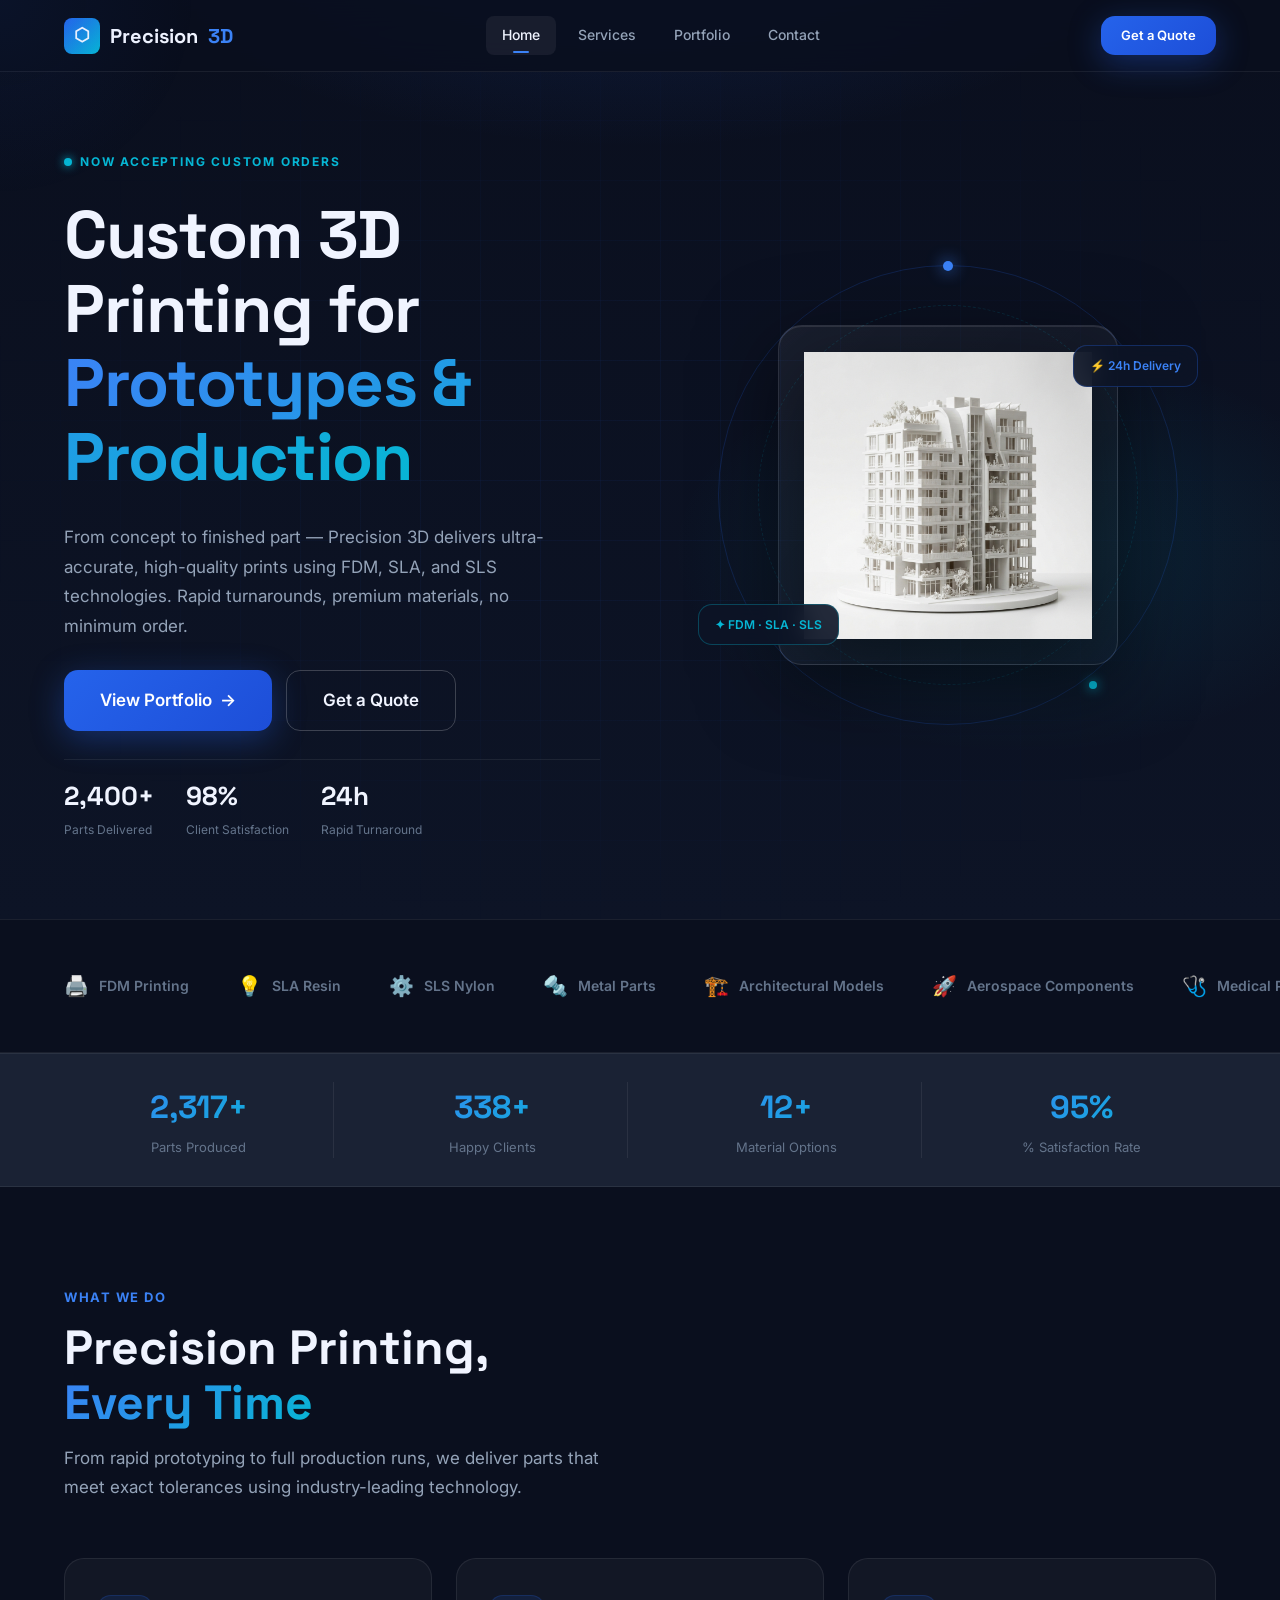
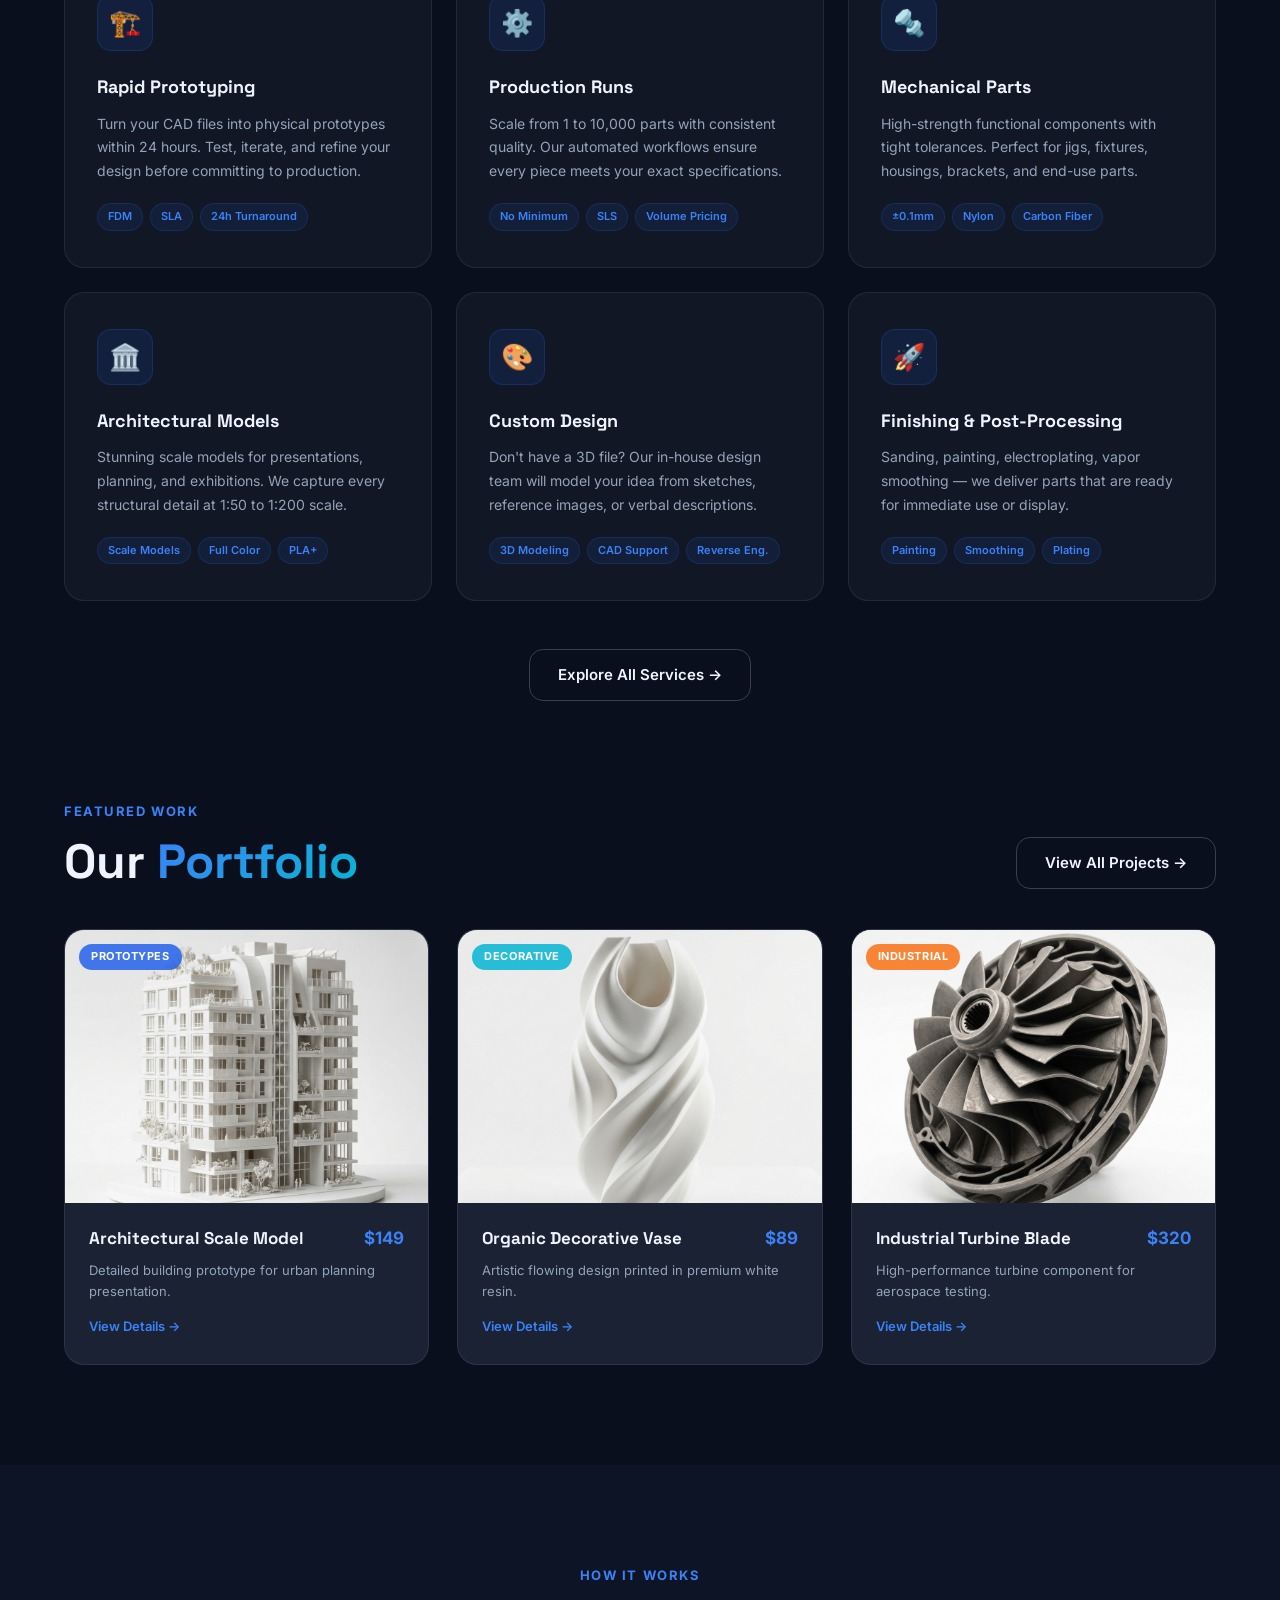
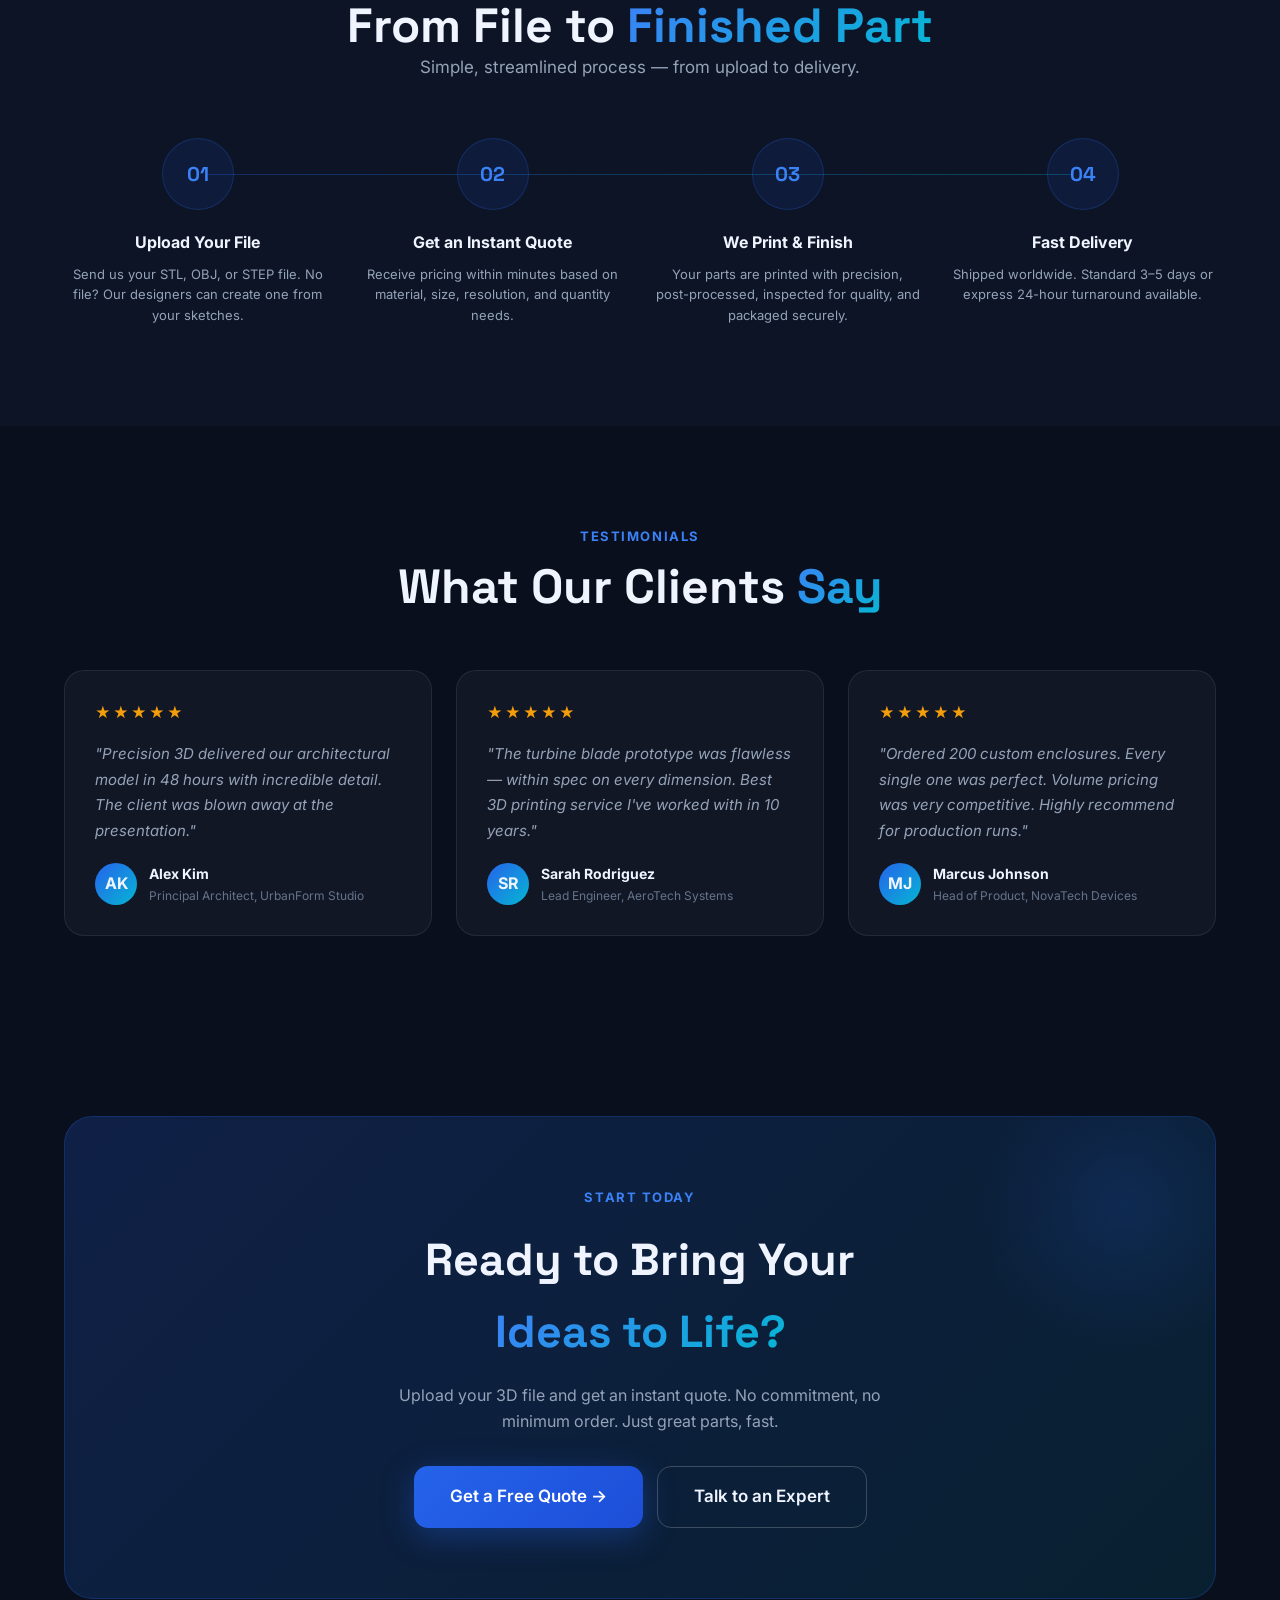
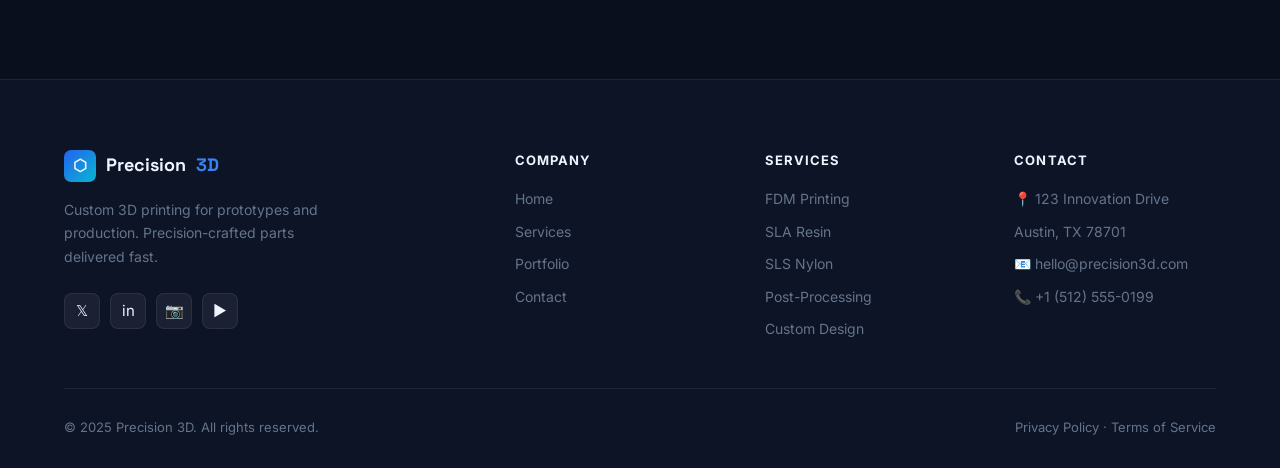
<file: work3/index.html>
<!DOCTYPE html>
<html lang="en">
<head>
  <meta charset="UTF-8" />
  <meta name="viewport" content="width=device-width, initial-scale=1.0" />
  <title>Precision 3D — Custom 3D Printing for Prototypes & Production</title>
  <meta name="description" content="Precision 3D delivers high-quality custom 3D printing services for prototypes, production parts, mechanical components, and decorative models."/>
  <link rel="stylesheet" href="style.css" />
  <link rel="icon" href="data:image/svg+xml,<svg xmlns='http://www.w3.org/2000/svg' viewBox='0 0 100 100'><text y='.9em' font-size='90'>🖨️</text></svg>"/>
</head>
<body>

<!-- ── Navbar ─────────────────────────────────────────── -->
<nav class="navbar" id="navbar">
  <div class="nav-inner">
    <a href="index.html" class="nav-logo">
      <div class="nav-logo-icon">⬡</div>
      Precision<span> 3D</span>
    </a>
    <div class="nav-links">
      <a href="index.html"     class="nav-link active">Home</a>
      <a href="services.html"  class="nav-link">Services</a>
      <a href="portfolio.html" class="nav-link">Portfolio</a>
      <a href="contact.html"   class="nav-link">Contact</a>
    </div>
    <a href="quote.html" class="btn btn-primary btn-sm nav-cta">Get a Quote</a>
    <button class="nav-hamburger" id="hamburger" aria-label="Menu">
      <span></span><span></span><span></span>
    </button>
  </div>
</nav>
<div class="nav-mobile" id="navMobile">
  <a href="index.html"     class="nav-link active">Home</a>
  <a href="services.html"  class="nav-link">Services</a>
  <a href="portfolio.html" class="nav-link">Portfolio</a>
  <a href="contact.html"   class="nav-link">Contact</a>
  <a href="quote.html"     class="btn btn-primary" style="margin-top:12px;justify-content:center">Get a Quote</a>
</div>

<!-- ── Hero ──────────────────────────────────────────────── -->
<section class="hero">
  <div class="hero-bg"></div>
  <div class="hero-grid"></div>
  <div class="hero-content">
    <div class="hero-left">
      <div class="hero-eyebrow">
        <div class="hero-eyebrow-dot"></div>
        <span class="hero-eyebrow-text">Now accepting custom orders</span>
      </div>
      <h1 class="hero-title">
        Custom 3D Printing for<br/>
        <span class="highlight">Prototypes &amp; Production</span>
      </h1>
      <p class="hero-desc">
        From concept to finished part — Precision 3D delivers
        ultra-accurate, high-quality prints using FDM, SLA, and SLS
        technologies. Rapid turnarounds, premium materials, no minimum order.
      </p>
      <div class="hero-actions">
        <a href="portfolio.html" class="btn btn-primary btn-lg">
          <span>View Portfolio</span>
          <span>→</span>
        </a>
        <a href="quote.html" class="btn btn-outline btn-lg">Get a Quote</a>
      </div>
      <div class="hero-stats">
        <div>
          <div class="hero-stat-num">2,400+</div>
          <div class="hero-stat-label">Parts Delivered</div>
        </div>
        <div>
          <div class="hero-stat-num">98%</div>
          <div class="hero-stat-label">Client Satisfaction</div>
        </div>
        <div>
          <div class="hero-stat-num">24h</div>
          <div class="hero-stat-label">Rapid Turnaround</div>
        </div>
      </div>
    </div>
    <div class="hero-right">
      <div class="hero-3d-wrap">
        <div class="hero-orbit"><div class="hero-orbit-dot"></div></div>
        <div class="hero-orbit-2"><div class="hero-orbit-dot-2"></div></div>
        <div class="hero-model-card">
          <img src="images/arch_model.png" alt="3D printed architectural model" />
        </div>
        <div class="hero-badge-floating hero-badge-1">✦ FDM · SLA · SLS</div>
        <div class="hero-badge-floating hero-badge-2">⚡ 24h Delivery</div>
      </div>
    </div>
  </div>
</section>

<!-- ── Tech Strip ─────────────────────────────────────────── -->
<div class="tech-strip">
  <div class="container">
    <div class="tech-strip-inner" id="techStrip">
      <div class="tech-item"><span>🖨️</span> FDM Printing</div>
      <div class="tech-item"><span>💡</span> SLA Resin</div>
      <div class="tech-item"><span>⚙️</span> SLS Nylon</div>
      <div class="tech-item"><span>🔩</span> Metal Parts</div>
      <div class="tech-item"><span>🏗️</span> Architectural Models</div>
      <div class="tech-item"><span>🚀</span> Aerospace Components</div>
      <div class="tech-item"><span>🩺</span> Medical Prototypes</div>
      <div class="tech-item"><span>🎨</span> Decorative Models</div>
      <div class="tech-item"><span>📐</span> Engineering Parts</div>
      <div class="tech-item"><span>🖨️</span> FDM Printing</div>
      <div class="tech-item"><span>💡</span> SLA Resin</div>
      <div class="tech-item"><span>⚙️</span> SLS Nylon</div>
      <div class="tech-item"><span>🔩</span> Metal Parts</div>
      <div class="tech-item"><span>🏗️</span> Architectural Models</div>
      <div class="tech-item"><span>🚀</span> Aerospace Components</div>
      <div class="tech-item"><span>🩺</span> Medical Prototypes</div>
      <div class="tech-item"><span>🎨</span> Decorative Models</div>
      <div class="tech-item"><span>📐</span> Engineering Parts</div>
    </div>
  </div>
</div>

<!-- ── Stats Bar ──────────────────────────────────────────── -->
<div class="stats-bar">
  <div class="stats-bar-inner">
    <div class="stat-item">
      <div class="stat-num" data-count="2400">0</div>
      <div class="stat-label">Parts Produced</div>
    </div>
    <div class="stat-item">
      <div class="stat-num" data-count="350">0</div>
      <div class="stat-label">Happy Clients</div>
    </div>
    <div class="stat-item">
      <div class="stat-num" data-count="12">0</div>
      <div class="stat-label">Material Options</div>
    </div>
    <div class="stat-item">
      <div class="stat-num" data-count="98">0</div>
      <div class="stat-label">% Satisfaction Rate</div>
    </div>
  </div>
</div>

<!-- ── Services Overview ──────────────────────────────────── -->
<section class="section">
  <div class="container">
    <div class="reveal">
      <div class="section-label">What We Do</div>
      <h2 class="section-title">Precision Printing,<br/><span class="highlight">Every Time</span></h2>
      <p class="section-subtitle">From rapid prototyping to full production runs, we deliver parts that meet exact tolerances using industry-leading technology.</p>
    </div>
    <div class="services-grid">
      <div class="service-card reveal delay-1">
        <div class="service-icon">🏗️</div>
        <div class="service-title">Rapid Prototyping</div>
        <p class="service-desc">Turn your CAD files into physical prototypes within 24 hours. Test, iterate, and refine your design before committing to production.</p>
        <div class="service-tags">
          <span class="service-tag">FDM</span>
          <span class="service-tag">SLA</span>
          <span class="service-tag">24h Turnaround</span>
        </div>
      </div>
      <div class="service-card reveal delay-2">
        <div class="service-icon">⚙️</div>
        <div class="service-title">Production Runs</div>
        <p class="service-desc">Scale from 1 to 10,000 parts with consistent quality. Our automated workflows ensure every piece meets your exact specifications.</p>
        <div class="service-tags">
          <span class="service-tag">No Minimum</span>
          <span class="service-tag">SLS</span>
          <span class="service-tag">Volume Pricing</span>
        </div>
      </div>
      <div class="service-card reveal delay-3">
        <div class="service-icon">🔩</div>
        <div class="service-title">Mechanical Parts</div>
        <p class="service-desc">High-strength functional components with tight tolerances. Perfect for jigs, fixtures, housings, brackets, and end-use parts.</p>
        <div class="service-tags">
          <span class="service-tag">±0.1mm</span>
          <span class="service-tag">Nylon</span>
          <span class="service-tag">Carbon Fiber</span>
        </div>
      </div>
      <div class="service-card reveal delay-1">
        <div class="service-icon">🏛️</div>
        <div class="service-title">Architectural Models</div>
        <p class="service-desc">Stunning scale models for presentations, planning, and exhibitions. We capture every structural detail at 1:50 to 1:200 scale.</p>
        <div class="service-tags">
          <span class="service-tag">Scale Models</span>
          <span class="service-tag">Full Color</span>
          <span class="service-tag">PLA+</span>
        </div>
      </div>
      <div class="service-card reveal delay-2">
        <div class="service-icon">🎨</div>
        <div class="service-title">Custom Design</div>
        <p class="service-desc">Don't have a 3D file? Our in-house design team will model your idea from sketches, reference images, or verbal descriptions.</p>
        <div class="service-tags">
          <span class="service-tag">3D Modeling</span>
          <span class="service-tag">CAD Support</span>
          <span class="service-tag">Reverse Eng.</span>
        </div>
      </div>
      <div class="service-card reveal delay-3">
        <div class="service-icon">🚀</div>
        <div class="service-title">Finishing & Post-Processing</div>
        <p class="service-desc">Sanding, painting, electroplating, vapor smoothing — we deliver parts that are ready for immediate use or display.</p>
        <div class="service-tags">
          <span class="service-tag">Painting</span>
          <span class="service-tag">Smoothing</span>
          <span class="service-tag">Plating</span>
        </div>
      </div>
    </div>
    <div style="text-align:center;margin-top:48px;">
      <a href="services.html" class="btn btn-outline">Explore All Services →</a>
    </div>
  </div>
</section>

<!-- ── Portfolio Preview ───────────────────────────────────── -->
<section class="section" style="padding-top:0;">
  <div class="container">
    <div class="reveal" style="display:flex;justify-content:space-between;align-items:flex-end;flex-wrap:wrap;gap:20px;">
      <div>
        <div class="section-label">Featured Work</div>
        <h2 class="section-title">Our <span class="highlight">Portfolio</span></h2>
      </div>
      <a href="portfolio.html" class="btn btn-outline">View All Projects →</a>
    </div>
    <div class="portfolio-grid" style="margin-top:40px;">
      <div class="portfolio-card reveal delay-1" onclick="location.href='product-detail.html?id=arch'">
        <div class="portfolio-img-wrap">
          <span class="portfolio-cat-badge cat-proto">Prototypes</span>
          <img src="images/arch_model.png" alt="Architectural Scale Model" loading="lazy"/>
          <div class="portfolio-overlay">
            <button class="portfolio-overlay-btn">View Details</button>
          </div>
        </div>
        <div class="portfolio-info">
          <div class="portfolio-info-top">
            <div class="portfolio-name">Architectural Scale Model</div>
            <div class="portfolio-price">$149</div>
          </div>
          <p class="portfolio-desc">Detailed building prototype for urban planning presentation.</p>
          <a href="product-detail.html?id=arch" class="portfolio-view-link">View Details →</a>
        </div>
      </div>
      <div class="portfolio-card reveal delay-2" onclick="location.href='product-detail.html?id=vase'">
        <div class="portfolio-img-wrap">
          <span class="portfolio-cat-badge cat-deco">Decorative</span>
          <img src="images/organic_vase.png" alt="Organic Decorative Vase" loading="lazy"/>
          <div class="portfolio-overlay">
            <button class="portfolio-overlay-btn">View Details</button>
          </div>
        </div>
        <div class="portfolio-info">
          <div class="portfolio-info-top">
            <div class="portfolio-name">Organic Decorative Vase</div>
            <div class="portfolio-price">$89</div>
          </div>
          <p class="portfolio-desc">Artistic flowing design printed in premium white resin.</p>
          <a href="product-detail.html?id=vase" class="portfolio-view-link">View Details →</a>
        </div>
      </div>
      <div class="portfolio-card reveal delay-3" onclick="location.href='product-detail.html?id=turbine'">
        <div class="portfolio-img-wrap">
          <span class="portfolio-cat-badge cat-ind">Industrial</span>
          <img src="images/turbine_blade.png" alt="Industrial Turbine Blade" loading="lazy"/>
          <div class="portfolio-overlay">
            <button class="portfolio-overlay-btn">View Details</button>
          </div>
        </div>
        <div class="portfolio-info">
          <div class="portfolio-info-top">
            <div class="portfolio-name">Industrial Turbine Blade</div>
            <div class="portfolio-price">$320</div>
          </div>
          <p class="portfolio-desc">High-performance turbine component for aerospace testing.</p>
          <a href="product-detail.html?id=turbine" class="portfolio-view-link">View Details →</a>
        </div>
      </div>
    </div>
  </div>
</section>

<!-- ── Process ────────────────────────────────────────────── -->
<section class="section" style="background:var(--dark-2);">
  <div class="container">
    <div class="reveal" style="text-align:center;">
      <div class="section-label">How It Works</div>
      <h2 class="section-title">From File to <span class="highlight">Finished Part</span></h2>
      <p class="section-subtitle" style="margin:0 auto 0;">Simple, streamlined process — from upload to delivery.</p>
    </div>
    <div class="process-steps">
      <div class="process-connector"></div>
      <div class="process-step reveal delay-1">
        <div class="process-num">01</div>
        <div class="process-step-title">Upload Your File</div>
        <p class="process-step-desc">Send us your STL, OBJ, or STEP file. No file? Our designers can create one from your sketches.</p>
      </div>
      <div class="process-step reveal delay-2">
        <div class="process-num">02</div>
        <div class="process-step-title">Get an Instant Quote</div>
        <p class="process-step-desc">Receive pricing within minutes based on material, size, resolution, and quantity needs.</p>
      </div>
      <div class="process-step reveal delay-3">
        <div class="process-num">03</div>
        <div class="process-step-title">We Print & Finish</div>
        <p class="process-step-desc">Your parts are printed with precision, post-processed, inspected for quality, and packaged securely.</p>
      </div>
      <div class="process-step reveal delay-4">
        <div class="process-num">04</div>
        <div class="process-step-title">Fast Delivery</div>
        <p class="process-step-desc">Shipped worldwide. Standard 3–5 days or express 24-hour turnaround available.</p>
      </div>
    </div>
  </div>
</section>

<!-- ── Testimonials ───────────────────────────────────────── -->
<section class="section">
  <div class="container">
    <div class="reveal" style="text-align:center;">
      <div class="section-label">Testimonials</div>
      <h2 class="section-title">What Our Clients <span class="highlight">Say</span></h2>
    </div>
    <div class="testimonials-grid">
      <div class="testimonial-card reveal delay-1">
        <div class="testimonial-stars">★★★★★</div>
        <p class="testimonial-text">"Precision 3D delivered our architectural model in 48 hours with incredible detail. The client was blown away at the presentation."</p>
        <div class="testimonial-author">
          <div class="testimonial-avatar">AK</div>
          <div>
            <div class="testimonial-name">Alex Kim</div>
            <div class="testimonial-role">Principal Architect, UrbanForm Studio</div>
          </div>
        </div>
      </div>
      <div class="testimonial-card reveal delay-2">
        <div class="testimonial-stars">★★★★★</div>
        <p class="testimonial-text">"The turbine blade prototype was flawless — within spec on every dimension. Best 3D printing service I've worked with in 10 years."</p>
        <div class="testimonial-author">
          <div class="testimonial-avatar">SR</div>
          <div>
            <div class="testimonial-name">Sarah Rodriguez</div>
            <div class="testimonial-role">Lead Engineer, AeroTech Systems</div>
          </div>
        </div>
      </div>
      <div class="testimonial-card reveal delay-3">
        <div class="testimonial-stars">★★★★★</div>
        <p class="testimonial-text">"Ordered 200 custom enclosures. Every single one was perfect. Volume pricing was very competitive. Highly recommend for production runs."</p>
        <div class="testimonial-author">
          <div class="testimonial-avatar">MJ</div>
          <div>
            <div class="testimonial-name">Marcus Johnson</div>
            <div class="testimonial-role">Head of Product, NovaTech Devices</div>
          </div>
        </div>
      </div>
    </div>
  </div>
</section>

<!-- ── CTA ────────────────────────────────────────────────── -->
<section class="cta-section">
  <div class="container">
    <div class="cta-card reveal">
      <div class="section-label" style="margin-bottom:16px;">Start Today</div>
      <h2 class="cta-title">Ready to Bring Your<br/><span class="highlight">Ideas to Life?</span></h2>
      <p class="cta-desc">Upload your 3D file and get an instant quote. No commitment, no minimum order. Just great parts, fast.</p>
      <div class="cta-actions">
        <a href="quote.html"     class="btn btn-primary btn-lg">Get a Free Quote →</a>
        <a href="contact.html"   class="btn btn-outline btn-lg">Talk to an Expert</a>
      </div>
    </div>
  </div>
</section>

<!-- ── Footer ─────────────────────────────────────────────── -->
<footer class="footer">
  <div class="container">
    <div class="footer-grid">
      <div class="footer-brand">
        <div class="footer-logo">
          <div class="footer-logo-icon">⬡</div>
          Precision<span style="color:var(--blue-light)"> 3D</span>
        </div>
        <p class="footer-desc">Custom 3D printing for prototypes and production. Precision-crafted parts delivered fast.</p>
        <div class="footer-social">
          <a href="#" class="footer-social-link" aria-label="Twitter">𝕏</a>
          <a href="#" class="footer-social-link" aria-label="LinkedIn">in</a>
          <a href="#" class="footer-social-link" aria-label="Instagram">📷</a>
          <a href="#" class="footer-social-link" aria-label="YouTube">▶</a>
        </div>
      </div>
      <div>
        <div class="footer-col-title">Company</div>
        <div class="footer-links">
          <a href="index.html"     class="footer-link">Home</a>
          <a href="services.html"  class="footer-link">Services</a>
          <a href="portfolio.html" class="footer-link">Portfolio</a>
          <a href="contact.html"   class="footer-link">Contact</a>
        </div>
      </div>
      <div>
        <div class="footer-col-title">Services</div>
        <div class="footer-links">
          <a href="services.html" class="footer-link">FDM Printing</a>
          <a href="services.html" class="footer-link">SLA Resin</a>
          <a href="services.html" class="footer-link">SLS Nylon</a>
          <a href="services.html" class="footer-link">Post-Processing</a>
          <a href="services.html" class="footer-link">Custom Design</a>
        </div>
      </div>
      <div>
        <div class="footer-col-title">Contact</div>
        <div class="footer-links">
          <span class="footer-link">📍 123 Innovation Drive</span>
          <span class="footer-link">Austin, TX 78701</span>
          <a href="mailto:hello@precision3d.com" class="footer-link">📧 hello@precision3d.com</a>
          <a href="tel:+15125550199" class="footer-link">📞 +1 (512) 555-0199</a>
        </div>
      </div>
    </div>
    <div class="footer-bottom">
      <span>© 2025 Precision 3D. All rights reserved.</span>
      <span>Privacy Policy · Terms of Service</span>
    </div>
  </div>
</footer>

<div class="toast" id="toast">✅ Message sent successfully!</div>

<script src="main.js"></script>
</body>
</html>
</file>
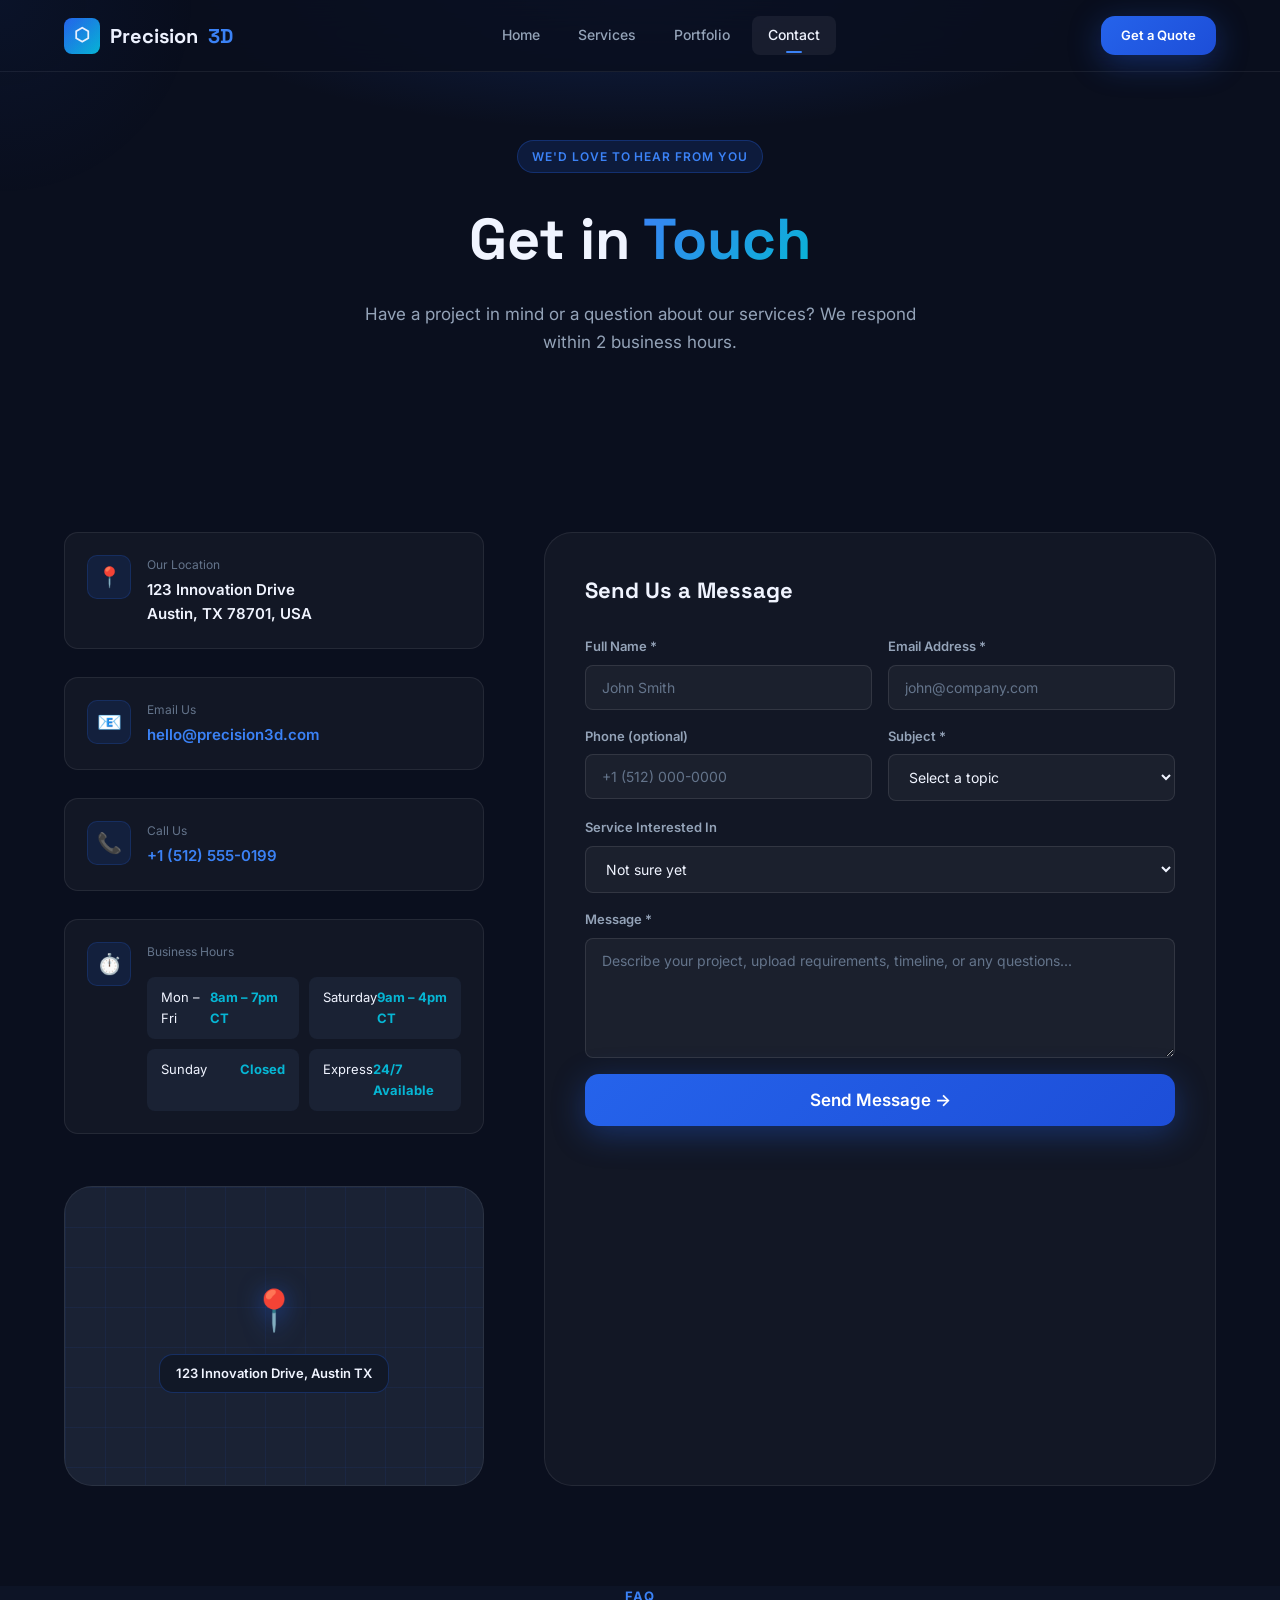
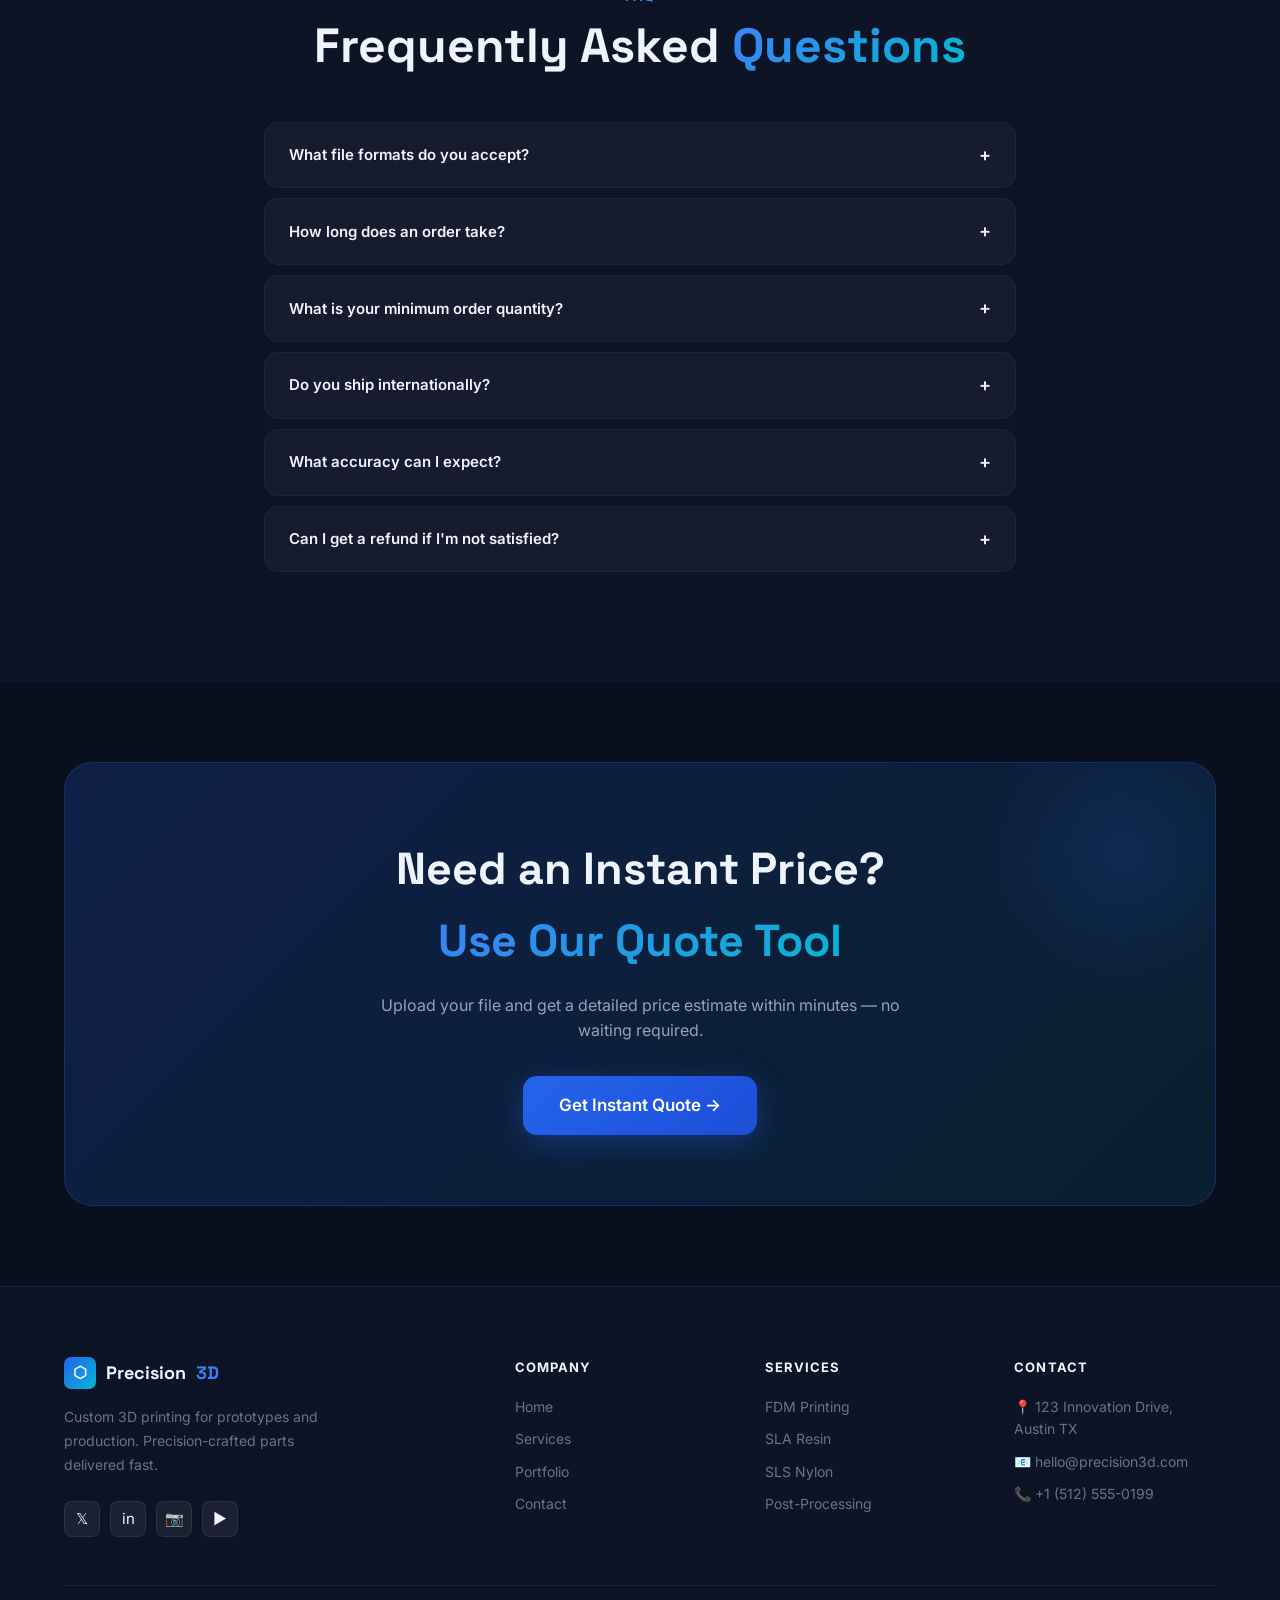
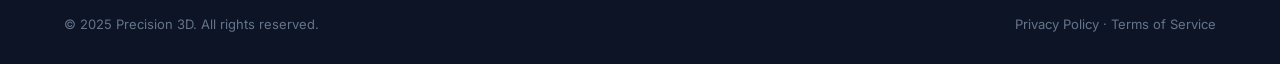
<file: work3/contact.html>
<!DOCTYPE html>
<html lang="en">
<head>
  <meta charset="UTF-8"/>
  <meta name="viewport" content="width=device-width, initial-scale=1.0"/>
  <title>Contact — Precision 3D</title>
  <meta name="description" content="Get in touch with Precision 3D. We'll respond within 2 business hours."/>
  <link rel="stylesheet" href="style.css"/>
  <link rel="icon" href="data:image/svg+xml,<svg xmlns='http://www.w3.org/2000/svg' viewBox='0 0 100 100'><text y='.9em' font-size='90'>🖨️</text></svg>"/>
  <style>
    .map-embed {
      width: 100%; height: 300px; border-radius: var(--radius-xl);
      background: var(--dark-4); border: 1px solid var(--dark-border);
      display: flex; align-items: center; justify-content: center;
      flex-direction: column; gap: 12px; color: var(--text-muted);
      font-size: 14px; margin-top: 24px; overflow: hidden; position: relative;
    }
    .map-grid {
      position: absolute; inset: 0;
      background-image:
        linear-gradient(rgba(37,99,235,0.08) 1px, transparent 1px),
        linear-gradient(90deg, rgba(37,99,235,0.08) 1px, transparent 1px);
      background-size: 40px 40px;
    }
    .map-pin {
      position: relative; z-index: 1;
      font-size: 40px; filter: drop-shadow(0 4px 12px rgba(37,99,235,0.6));
      animation: float 3s ease-in-out infinite;
    }
    .map-label {
      position: relative; z-index: 1;
      background: var(--dark-3); border: 1px solid rgba(37,99,235,0.3);
      padding: 8px 16px; border-radius: var(--radius-md);
      font-size: 13px; font-weight: 600; color: var(--text-primary);
    }
    .faq-item {
      border: 1px solid var(--card-border); border-radius: var(--radius-md);
      overflow: hidden; margin-bottom: 10px;
    }
    .faq-question {
      display: flex; justify-content: space-between; align-items: center;
      padding: 18px 24px; cursor: pointer;
      font-size: 15px; font-weight: 600; background: var(--card-bg);
      transition: var(--transition);
    }
    .faq-question:hover { background: rgba(255,255,255,0.06); }
    .faq-icon { font-size: 18px; transition: var(--transition); }
    .faq-answer {
      padding: 0 24px; max-height: 0; overflow: hidden;
      transition: all 0.35s cubic-bezier(.4,0,.2,1);
      color: var(--text-secondary); font-size: 14px; line-height: 1.7;
    }
    .faq-item.open .faq-answer { max-height: 200px; padding: 0 24px 20px; }
    .faq-item.open .faq-icon { transform: rotate(45deg); }
    .hours-grid { display: grid; grid-template-columns: 1fr 1fr; gap: 10px; margin-top: 16px; }
    .hour-row {
      display: flex; justify-content: space-between;
      background: var(--dark-4); border-radius: var(--radius-sm); padding: 10px 14px;
      font-size: 13px;
    }
    .hour-row span:last-child { font-weight: 700; color: var(--accent); }
  </style>
</head>
<body>

<!-- ── Navbar ─────────────────────────────────────────────── -->
<nav class="navbar" id="navbar">
  <div class="nav-inner">
    <a href="index.html" class="nav-logo">
      <div class="nav-logo-icon">⬡</div>
      Precision<span> 3D</span>
    </a>
    <div class="nav-links">
      <a href="index.html"     class="nav-link">Home</a>
      <a href="services.html"  class="nav-link">Services</a>
      <a href="portfolio.html" class="nav-link">Portfolio</a>
      <a href="contact.html"   class="nav-link active">Contact</a>
    </div>
    <a href="quote.html" class="btn btn-primary btn-sm nav-cta">Get a Quote</a>
    <button class="nav-hamburger" id="hamburger" aria-label="Menu">
      <span></span><span></span><span></span>
    </button>
  </div>
</nav>
<div class="nav-mobile" id="navMobile">
  <a href="index.html"     class="nav-link">Home</a>
  <a href="services.html"  class="nav-link">Services</a>
  <a href="portfolio.html" class="nav-link">Portfolio</a>
  <a href="contact.html"   class="nav-link active">Contact</a>
  <a href="quote.html" class="btn btn-primary" style="margin-top:12px;justify-content:center">Get a Quote</a>
</div>

<!-- ── Page Hero ──────────────────────────────────────────── -->
<section class="page-hero">
  <div class="container">
    <div class="badge" style="margin-bottom:20px;">We'd Love to Hear From You</div>
    <h1 class="page-hero-title">Get in <span class="highlight">Touch</span></h1>
    <p class="page-hero-desc">Have a project in mind or a question about our services? We respond within 2 business hours.</p>
  </div>
</section>

<!-- ── Contact Main ───────────────────────────────────────── -->
<section class="section" style="padding-top:40px;">
  <div class="container">
    <div class="contact-grid">

      <!-- Left: Info -->
      <div class="contact-info reveal">
        <div class="contact-info-card">
          <div class="contact-icon">📍</div>
          <div>
            <div class="contact-info-label">Our Location</div>
            <div class="contact-info-value">123 Innovation Drive<br/>Austin, TX 78701, USA</div>
          </div>
        </div>
        <div class="contact-info-card">
          <div class="contact-icon">📧</div>
          <div>
            <div class="contact-info-label">Email Us</div>
            <div class="contact-info-value"><a href="mailto:hello@precision3d.com" style="color:var(--blue-light)">hello@precision3d.com</a></div>
          </div>
        </div>
        <div class="contact-info-card">
          <div class="contact-icon">📞</div>
          <div>
            <div class="contact-info-label">Call Us</div>
            <div class="contact-info-value"><a href="tel:+15125550199" style="color:var(--blue-light)">+1 (512) 555-0199</a></div>
          </div>
        </div>
        <div class="contact-info-card">
          <div class="contact-icon">⏱️</div>
          <div style="width:100%">
            <div class="contact-info-label">Business Hours</div>
            <div class="hours-grid">
              <div class="hour-row"><span>Mon – Fri</span><span>8am – 7pm CT</span></div>
              <div class="hour-row"><span>Saturday</span><span>9am – 4pm CT</span></div>
              <div class="hour-row"><span>Sunday</span><span>Closed</span></div>
              <div class="hour-row"><span>Express</span><span>24/7 Available</span></div>
            </div>
          </div>
        </div>

        <!-- Map placeholder -->
        <div class="map-embed reveal">
          <div class="map-grid"></div>
          <div class="map-pin">📍</div>
          <div class="map-label">123 Innovation Drive, Austin TX</div>
        </div>
      </div>

      <!-- Right: Form -->
      <div class="form-card reveal delay-2">
        <div class="form-title">Send Us a Message</div>
        <form id="contactForm" novalidate>
          <div class="form-row">
            <div class="form-group">
              <label class="form-label" for="cf-name">Full Name *</label>
              <input class="form-input" id="cf-name" type="text" placeholder="John Smith" required/>
            </div>
            <div class="form-group">
              <label class="form-label" for="cf-email">Email Address *</label>
              <input class="form-input" id="cf-email" type="email" placeholder="john@company.com" required/>
            </div>
          </div>
          <div class="form-row">
            <div class="form-group">
              <label class="form-label" for="cf-phone">Phone (optional)</label>
              <input class="form-input" id="cf-phone" type="tel" placeholder="+1 (512) 000-0000"/>
            </div>
            <div class="form-group">
              <label class="form-label" for="cf-subject">Subject *</label>
              <select class="form-select" id="cf-subject" required>
                <option value="">Select a topic</option>
                <option>Get a Quote</option>
                <option>Order Status</option>
                <option>Technical Question</option>
                <option>Custom Project Inquiry</option>
                <option>Partnership / B2B</option>
                <option>Other</option>
              </select>
            </div>
          </div>
          <div class="form-group">
            <label class="form-label" for="cf-service">Service Interested In</label>
            <select class="form-select" id="cf-service">
              <option value="">Not sure yet</option>
              <option>FDM Printing</option>
              <option>SLA Resin Printing</option>
              <option>SLS Nylon Printing</option>
              <option>Architectural Model</option>
              <option>Post-Processing / Finishing</option>
              <option>Custom Design</option>
              <option>Production Run</option>
            </select>
          </div>
          <div class="form-group">
            <label class="form-label" for="cf-message">Message *</label>
            <textarea class="form-textarea" id="cf-message" placeholder="Describe your project, upload requirements, timeline, or any questions..." rows="5" required></textarea>
          </div>
          <button type="submit" class="btn btn-primary btn-lg form-submit" id="contactSubmit">
            Send Message →
          </button>
        </form>
      </div>
    </div>
  </div>
</section>

<!-- ── FAQ ────────────────────────────────────────────────── -->
<section class="section" style="padding-top:0;background:var(--dark-2);">
  <div class="container" style="max-width:800px;">
    <div style="text-align:center;" class="reveal">
      <div class="section-label">FAQ</div>
      <h2 class="section-title">Frequently Asked <span class="highlight">Questions</span></h2>
    </div>
    <div style="margin-top:48px;" class="reveal">
      <div class="faq-item">
        <div class="faq-question"><span>What file formats do you accept?</span><span class="faq-icon">+</span></div>
        <div class="faq-answer">We accept STL, OBJ, STEP, IGES, 3MF, and AMF files. If you only have a 2D drawing or sketch, our design team can create a 3D model for you starting at $50.</div>
      </div>
      <div class="faq-item">
        <div class="faq-question"><span>How long does an order take?</span><span class="faq-icon">+</span></div>
        <div class="faq-answer">FDM parts can ship in as little as 24 hours. SLA typically takes 2–4 days, and SLS 4–7 days. Express options are available for an additional fee. Production runs are quoted individually.</div>
      </div>
      <div class="faq-item">
        <div class="faq-question"><span>What is your minimum order quantity?</span><span class="faq-icon">+</span></div>
        <div class="faq-answer">There is no minimum order quantity. We print single units for prototyping and scale up to thousands for production runs, with volume pricing kicking in at 50+ units.</div>
      </div>
      <div class="faq-item">
        <div class="faq-question"><span>Do you ship internationally?</span><span class="faq-icon">+</span></div>
        <div class="faq-answer">Yes — we ship worldwide. Standard international delivery takes 5–10 business days. Express international shipping is available. Free shipping on orders over $200 within the US.</div>
      </div>
      <div class="faq-item">
        <div class="faq-question"><span>What accuracy can I expect?</span><span class="faq-icon">+</span></div>
        <div class="faq-answer">FDM achieves ±0.2mm, SLA achieves ±0.05mm, and SLS achieves ±0.1mm. For critical tolerances, we recommend SLA. All parts undergo dimensional inspection before shipping.</div>
      </div>
      <div class="faq-item">
        <div class="faq-question"><span>Can I get a refund if I'm not satisfied?</span><span class="faq-icon">+</span></div>
        <div class="faq-answer">Yes. If a part doesn't match the approved design specifications, we will reprint or refund it. Custom designs and client-provided files are final once approved, but we work with you to get it right.</div>
      </div>
    </div>
  </div>
</section>

<!-- ── CTA ────────────────────────────────────────────────── -->
<section class="cta-section">
  <div class="container">
    <div class="cta-card reveal">
      <h2 class="cta-title">Need an Instant Price?<br/><span class="highlight">Use Our Quote Tool</span></h2>
      <p class="cta-desc">Upload your file and get a detailed price estimate within minutes — no waiting required.</p>
      <div class="cta-actions">
        <a href="quote.html" class="btn btn-primary btn-lg">Get Instant Quote →</a>
      </div>
    </div>
  </div>
</section>

<!-- ── Footer ─────────────────────────────────────────────── -->
<footer class="footer">
  <div class="container">
    <div class="footer-grid">
      <div class="footer-brand">
        <div class="footer-logo">
          <div class="footer-logo-icon">⬡</div>
          Precision<span style="color:var(--blue-light)"> 3D</span>
        </div>
        <p class="footer-desc">Custom 3D printing for prototypes and production. Precision-crafted parts delivered fast.</p>
        <div class="footer-social">
          <a href="#" class="footer-social-link">𝕏</a>
          <a href="#" class="footer-social-link">in</a>
          <a href="#" class="footer-social-link">📷</a>
          <a href="#" class="footer-social-link">▶</a>
        </div>
      </div>
      <div>
        <div class="footer-col-title">Company</div>
        <div class="footer-links">
          <a href="index.html"     class="footer-link">Home</a>
          <a href="services.html"  class="footer-link">Services</a>
          <a href="portfolio.html" class="footer-link">Portfolio</a>
          <a href="contact.html"   class="footer-link">Contact</a>
        </div>
      </div>
      <div>
        <div class="footer-col-title">Services</div>
        <div class="footer-links">
          <a href="services.html" class="footer-link">FDM Printing</a>
          <a href="services.html" class="footer-link">SLA Resin</a>
          <a href="services.html" class="footer-link">SLS Nylon</a>
          <a href="services.html" class="footer-link">Post-Processing</a>
        </div>
      </div>
      <div>
        <div class="footer-col-title">Contact</div>
        <div class="footer-links">
          <span class="footer-link">📍 123 Innovation Drive, Austin TX</span>
          <a href="mailto:hello@precision3d.com" class="footer-link">📧 hello@precision3d.com</a>
          <a href="tel:+15125550199" class="footer-link">📞 +1 (512) 555-0199</a>
        </div>
      </div>
    </div>
    <div class="footer-bottom">
      <span>© 2025 Precision 3D. All rights reserved.</span>
      <span>Privacy Policy · Terms of Service</span>
    </div>
  </div>
</footer>

<div class="toast" id="toast">✅ Message sent! We'll reply within 2 hours.</div>

<script src="main.js"></script>
<script>
// FAQ accordion
document.querySelectorAll('.faq-question').forEach(q => {
  q.addEventListener('click', () => {
    const item = q.parentElement;
    const wasOpen = item.classList.contains('open');
    document.querySelectorAll('.faq-item').forEach(i => i.classList.remove('open'));
    if (!wasOpen) item.classList.add('open');
  });
});

// Contact form
document.getElementById('contactForm').addEventListener('submit', function(e) {
  e.preventDefault();
  const btn = document.getElementById('contactSubmit');
  btn.textContent = 'Sending…';
  btn.disabled = true;
  setTimeout(() => {
    btn.textContent = 'Message Sent ✓';
    showToast();
    this.reset();
    setTimeout(() => { btn.textContent = 'Send Message →'; btn.disabled = false; }, 3000);
  }, 1500);
});
</script>
</body>
</html>
</file>
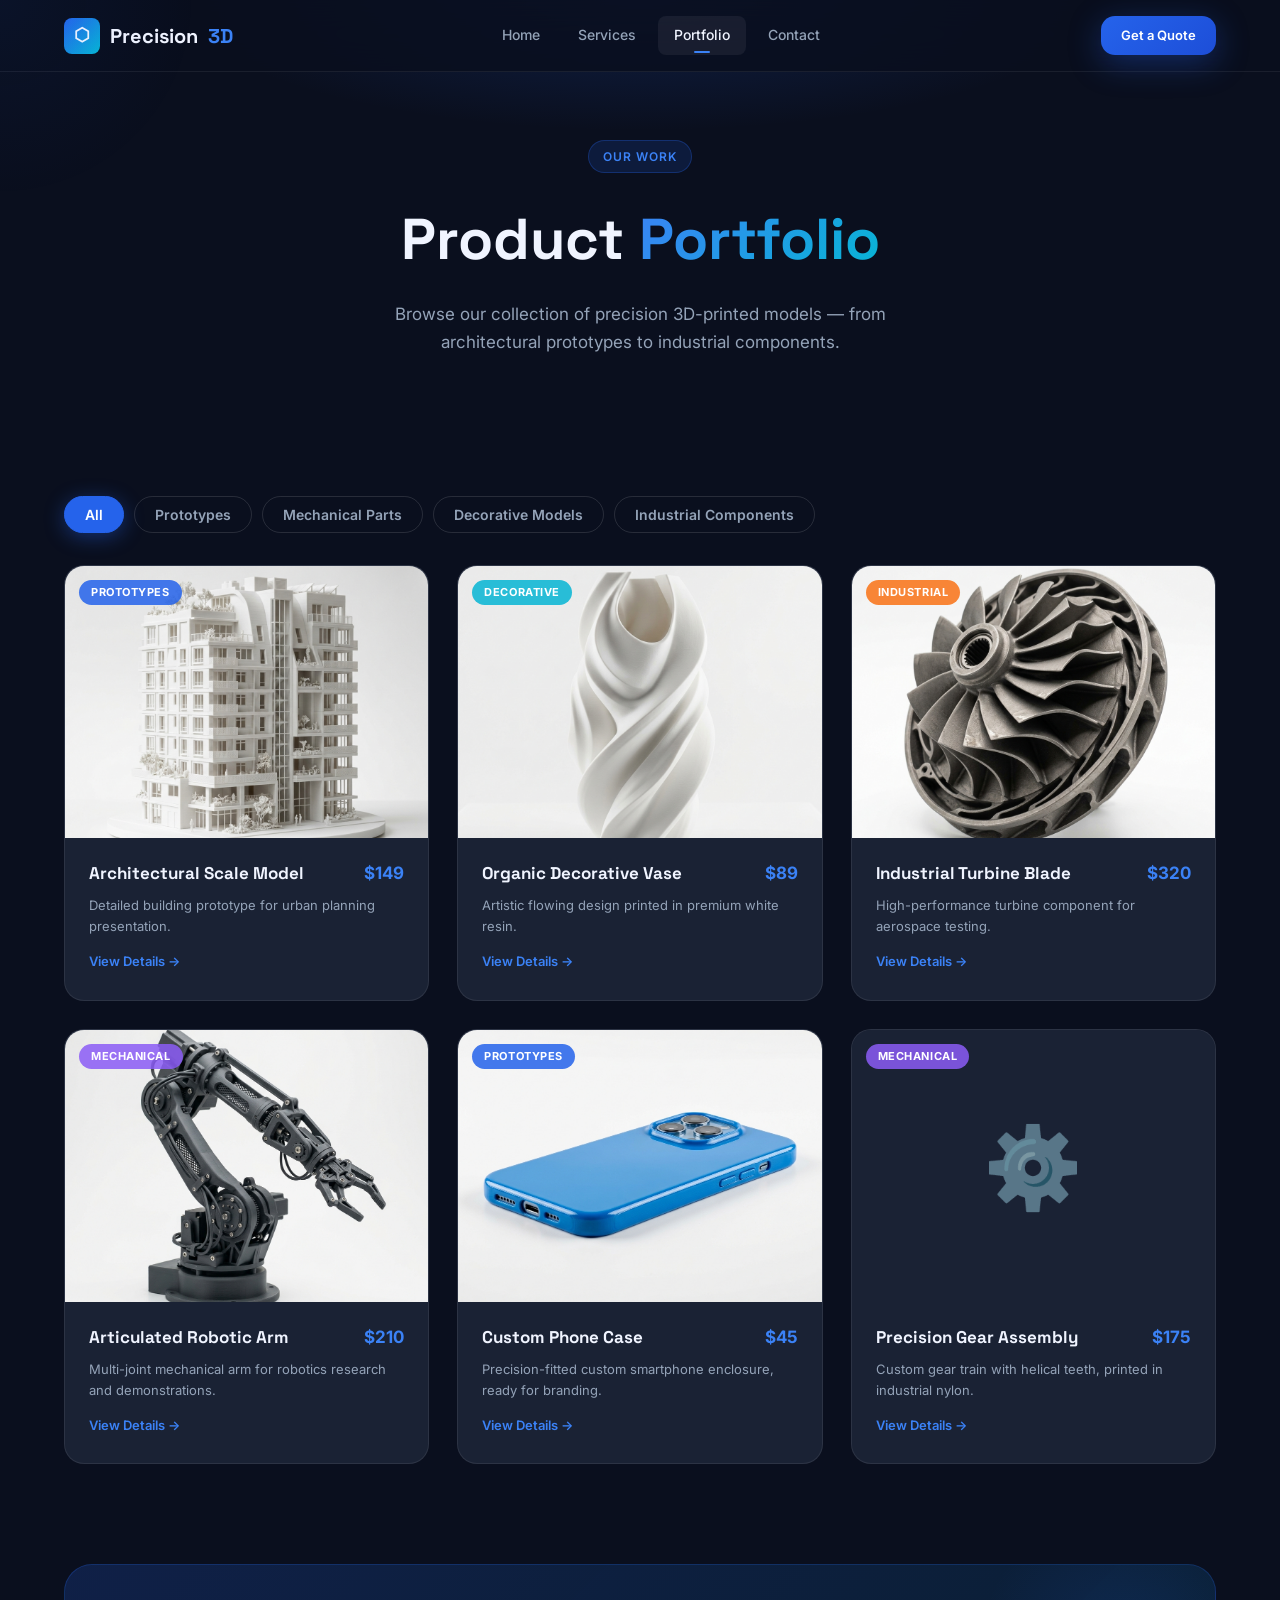
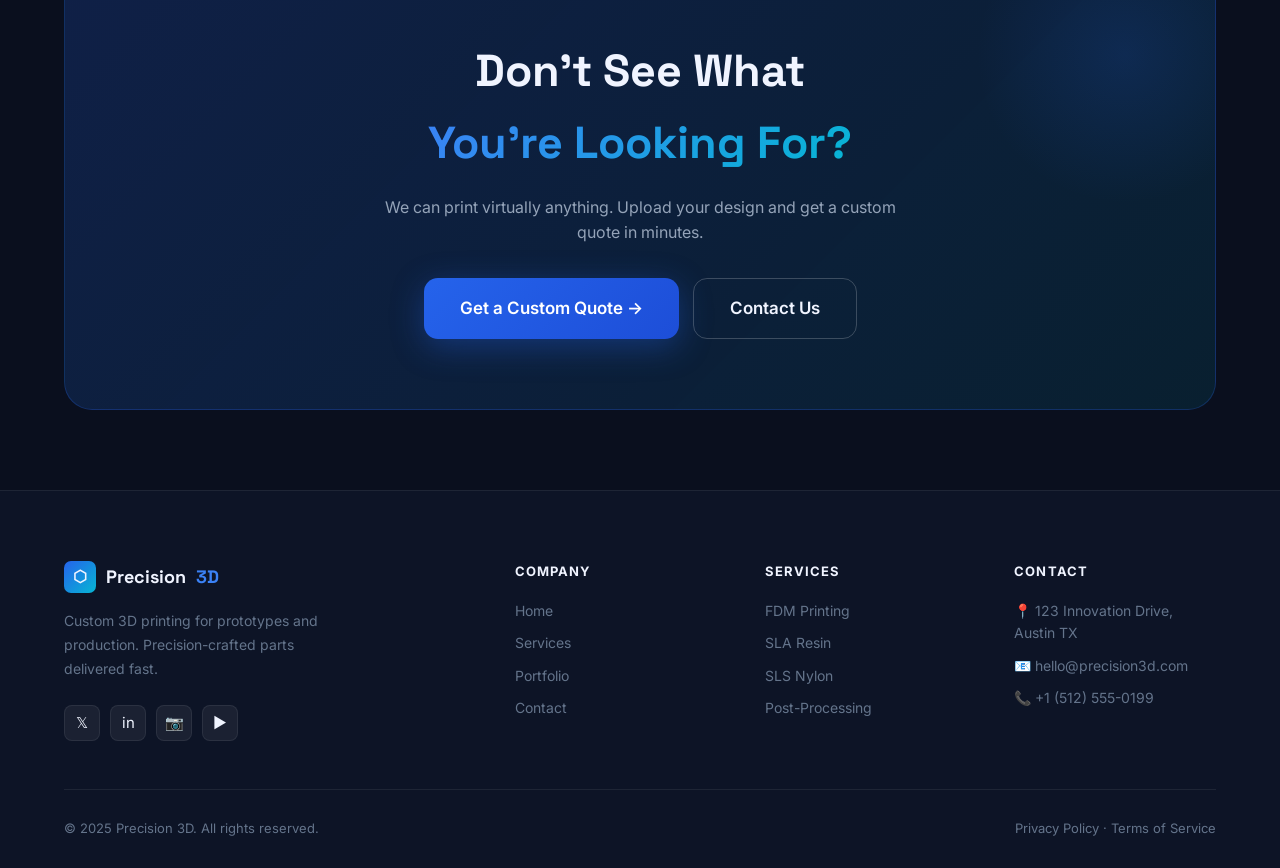
<file: work3/portfolio.html>
<!DOCTYPE html>
<html lang="en">
<head>
  <meta charset="UTF-8"/>
  <meta name="viewport" content="width=device-width, initial-scale=1.0"/>
  <title>Portfolio — Precision 3D</title>
  <meta name="description" content="Browse Precision 3D's product portfolio — architectural models, decorative vases, industrial turbine blades, mechanical parts, and more."/>
  <link rel="stylesheet" href="style.css"/>
  <link rel="icon" href="data:image/svg+xml,<svg xmlns='http://www.w3.org/2000/svg' viewBox='0 0 100 100'><text y='.9em' font-size='90'>🖨️</text></svg>"/>
</head>
<body>

<!-- ── Navbar ─────────────────────────────────────────────── -->
<nav class="navbar" id="navbar">
  <div class="nav-inner">
    <a href="index.html" class="nav-logo">
      <div class="nav-logo-icon">⬡</div>
      Precision<span> 3D</span>
    </a>
    <div class="nav-links">
      <a href="index.html"     class="nav-link">Home</a>
      <a href="services.html"  class="nav-link">Services</a>
      <a href="portfolio.html" class="nav-link active">Portfolio</a>
      <a href="contact.html"   class="nav-link">Contact</a>
    </div>
    <a href="quote.html" class="btn btn-primary btn-sm nav-cta">Get a Quote</a>
    <button class="nav-hamburger" id="hamburger" aria-label="Menu">
      <span></span><span></span><span></span>
    </button>
  </div>
</nav>
<div class="nav-mobile" id="navMobile">
  <a href="index.html"     class="nav-link">Home</a>
  <a href="services.html"  class="nav-link">Services</a>
  <a href="portfolio.html" class="nav-link active">Portfolio</a>
  <a href="contact.html"   class="nav-link">Contact</a>
  <a href="quote.html"     class="btn btn-primary" style="margin-top:12px;justify-content:center">Get a Quote</a>
</div>

<!-- ── Page Hero ──────────────────────────────────────────── -->
<section class="page-hero">
  <div class="container">
    <div class="badge" style="margin-bottom:20px;">Our Work</div>
    <h1 class="page-hero-title">Product <span class="highlight">Portfolio</span></h1>
    <p class="page-hero-desc">Browse our collection of precision 3D-printed models — from architectural prototypes to industrial components.</p>
  </div>
</section>

<!-- ── Portfolio Section ───────────────────────────────────── -->
<section class="section" style="padding-top:20px;">
  <div class="container">

    <!-- Filters -->
    <div class="portfolio-filters reveal">
      <button class="filter-btn active" data-filter="all">All</button>
      <button class="filter-btn" data-filter="proto">Prototypes</button>
      <button class="filter-btn" data-filter="mech">Mechanical Parts</button>
      <button class="filter-btn" data-filter="deco">Decorative Models</button>
      <button class="filter-btn" data-filter="ind">Industrial Components</button>
    </div>

    <!-- Grid -->
    <div class="portfolio-grid" id="portfolioGrid">

      <!-- 1: Architectural Scale Model -->
      <div class="portfolio-card reveal delay-1" data-cat="proto" onclick="location.href='product-detail.html?id=arch'">
        <div class="portfolio-img-wrap">
          <span class="portfolio-cat-badge cat-proto">Prototypes</span>
          <img src="images/arch_model.png" alt="Architectural Scale Model" loading="lazy"/>
          <div class="portfolio-overlay">
            <button class="portfolio-overlay-btn">View Details</button>
          </div>
        </div>
        <div class="portfolio-info">
          <div class="portfolio-info-top">
            <div class="portfolio-name">Architectural Scale Model</div>
            <div class="portfolio-price">$149</div>
          </div>
          <p class="portfolio-desc">Detailed building prototype for urban planning presentation.</p>
          <a href="product-detail.html?id=arch" class="portfolio-view-link">View Details →</a>
        </div>
      </div>

      <!-- 2: Organic Decorative Vase -->
      <div class="portfolio-card reveal delay-2" data-cat="deco" onclick="location.href='product-detail.html?id=vase'">
        <div class="portfolio-img-wrap">
          <span class="portfolio-cat-badge cat-deco">Decorative</span>
          <img src="images/organic_vase.png" alt="Organic Decorative Vase" loading="lazy"/>
          <div class="portfolio-overlay">
            <button class="portfolio-overlay-btn">View Details</button>
          </div>
        </div>
        <div class="portfolio-info">
          <div class="portfolio-info-top">
            <div class="portfolio-name">Organic Decorative Vase</div>
            <div class="portfolio-price">$89</div>
          </div>
          <p class="portfolio-desc">Artistic flowing design printed in premium white resin.</p>
          <a href="product-detail.html?id=vase" class="portfolio-view-link">View Details →</a>
        </div>
      </div>

      <!-- 3: Industrial Turbine Blade -->
      <div class="portfolio-card reveal delay-3" data-cat="ind" onclick="location.href='product-detail.html?id=turbine'">
        <div class="portfolio-img-wrap">
          <span class="portfolio-cat-badge cat-ind">Industrial</span>
          <img src="images/turbine_blade.png" alt="Industrial Turbine Blade" loading="lazy"/>
          <div class="portfolio-overlay">
            <button class="portfolio-overlay-btn">View Details</button>
          </div>
        </div>
        <div class="portfolio-info">
          <div class="portfolio-info-top">
            <div class="portfolio-name">Industrial Turbine Blade</div>
            <div class="portfolio-price">$320</div>
          </div>
          <p class="portfolio-desc">High-performance turbine component for aerospace testing.</p>
          <a href="product-detail.html?id=turbine" class="portfolio-view-link">View Details →</a>
        </div>
      </div>

      <!-- 4: Robotic Arm -->
      <div class="portfolio-card reveal delay-1" data-cat="mech" onclick="location.href='product-detail.html?id=robot'">
        <div class="portfolio-img-wrap">
          <span class="portfolio-cat-badge cat-mech">Mechanical</span>
          <img src="images/robot_arm.png" alt="Articulated Robotic Arm" loading="lazy"/>
          <div class="portfolio-overlay">
            <button class="portfolio-overlay-btn">View Details</button>
          </div>
        </div>
        <div class="portfolio-info">
          <div class="portfolio-info-top">
            <div class="portfolio-name">Articulated Robotic Arm</div>
            <div class="portfolio-price">$210</div>
          </div>
          <p class="portfolio-desc">Multi-joint mechanical arm for robotics research and demonstrations.</p>
          <a href="product-detail.html?id=robot" class="portfolio-view-link">View Details →</a>
        </div>
      </div>

      <!-- 5: Phone Case -->
      <div class="portfolio-card reveal delay-2" data-cat="proto" onclick="location.href='product-detail.html?id=phone'">
        <div class="portfolio-img-wrap">
          <span class="portfolio-cat-badge cat-proto">Prototypes</span>
          <img src="images/phone_case.png" alt="Custom Phone Case" loading="lazy"/>
          <div class="portfolio-overlay">
            <button class="portfolio-overlay-btn">View Details</button>
          </div>
        </div>
        <div class="portfolio-info">
          <div class="portfolio-info-top">
            <div class="portfolio-name">Custom Phone Case</div>
            <div class="portfolio-price">$45</div>
          </div>
          <p class="portfolio-desc">Precision-fitted custom smartphone enclosure, ready for branding.</p>
          <a href="product-detail.html?id=phone" class="portfolio-view-link">View Details →</a>
        </div>
      </div>

      <!-- 6: Gear Assembly (placeholder card) -->
      <div class="portfolio-card reveal delay-3" data-cat="mech" onclick="location.href='product-detail.html?id=gear'">
        <div class="portfolio-img-wrap" style="background:#1a2234;display:flex;align-items:center;justify-content:center;">
          <span class="portfolio-cat-badge cat-mech">Mechanical</span>
          <div style="font-size:80px;opacity:0.6">⚙️</div>
          <div class="portfolio-overlay">
            <button class="portfolio-overlay-btn">View Details</button>
          </div>
        </div>
        <div class="portfolio-info">
          <div class="portfolio-info-top">
            <div class="portfolio-name">Precision Gear Assembly</div>
            <div class="portfolio-price">$175</div>
          </div>
          <p class="portfolio-desc">Custom gear train with helical teeth, printed in industrial nylon.</p>
          <a href="product-detail.html?id=gear" class="portfolio-view-link">View Details →</a>
        </div>
      </div>

    </div>
    <!-- No results msg -->
    <div id="noResults" style="display:none;text-align:center;padding:60px 0;">
      <div style="font-size:48px;margin-bottom:16px;">🔍</div>
      <div style="font-size:18px;font-weight:600;margin-bottom:8px;">No items in this category yet</div>
      <div style="color:var(--text-muted)">Check back soon — we're always adding new work.</div>
    </div>
  </div>
</section>

<!-- ── CTA ────────────────────────────────────────────────── -->
<section class="cta-section" style="padding-top:0;">
  <div class="container">
    <div class="cta-card reveal">
      <h2 class="cta-title">Don't See What<br/><span class="highlight">You're Looking For?</span></h2>
      <p class="cta-desc">We can print virtually anything. Upload your design and get a custom quote in minutes.</p>
      <div class="cta-actions">
        <a href="quote.html"   class="btn btn-primary btn-lg">Get a Custom Quote →</a>
        <a href="contact.html" class="btn btn-outline btn-lg">Contact Us</a>
      </div>
    </div>
  </div>
</section>

<!-- ── Footer ─────────────────────────────────────────────── -->
<footer class="footer">
  <div class="container">
    <div class="footer-grid">
      <div class="footer-brand">
        <div class="footer-logo">
          <div class="footer-logo-icon">⬡</div>
          Precision<span style="color:var(--blue-light)"> 3D</span>
        </div>
        <p class="footer-desc">Custom 3D printing for prototypes and production. Precision-crafted parts delivered fast.</p>
        <div class="footer-social">
          <a href="#" class="footer-social-link">𝕏</a>
          <a href="#" class="footer-social-link">in</a>
          <a href="#" class="footer-social-link">📷</a>
          <a href="#" class="footer-social-link">▶</a>
        </div>
      </div>
      <div>
        <div class="footer-col-title">Company</div>
        <div class="footer-links">
          <a href="index.html"     class="footer-link">Home</a>
          <a href="services.html"  class="footer-link">Services</a>
          <a href="portfolio.html" class="footer-link">Portfolio</a>
          <a href="contact.html"   class="footer-link">Contact</a>
        </div>
      </div>
      <div>
        <div class="footer-col-title">Services</div>
        <div class="footer-links">
          <a href="services.html" class="footer-link">FDM Printing</a>
          <a href="services.html" class="footer-link">SLA Resin</a>
          <a href="services.html" class="footer-link">SLS Nylon</a>
          <a href="services.html" class="footer-link">Post-Processing</a>
        </div>
      </div>
      <div>
        <div class="footer-col-title">Contact</div>
        <div class="footer-links">
          <span class="footer-link">📍 123 Innovation Drive, Austin TX</span>
          <a href="mailto:hello@precision3d.com" class="footer-link">📧 hello@precision3d.com</a>
          <a href="tel:+15125550199" class="footer-link">📞 +1 (512) 555-0199</a>
        </div>
      </div>
    </div>
    <div class="footer-bottom">
      <span>© 2025 Precision 3D. All rights reserved.</span>
      <span>Privacy Policy · Terms of Service</span>
    </div>
  </div>
</footer>

<script src="main.js"></script>
</body>
</html>
</file>
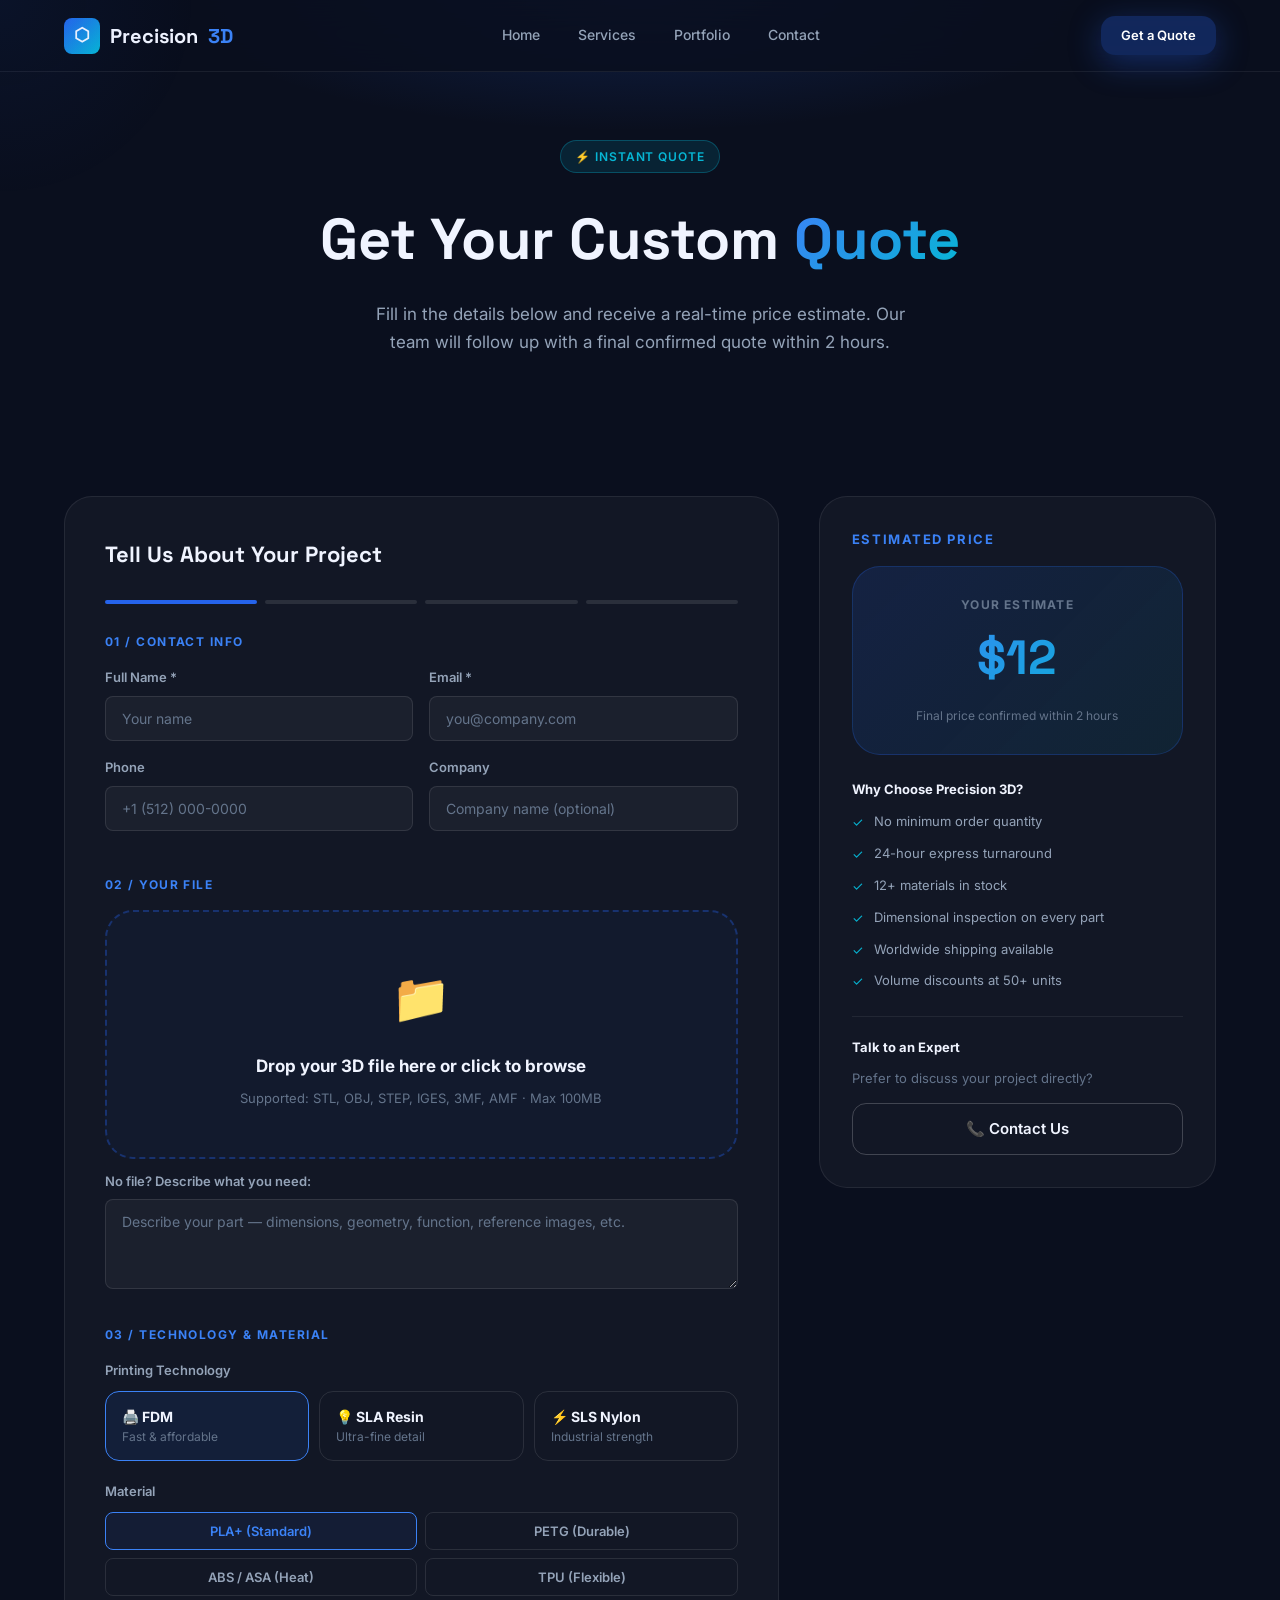
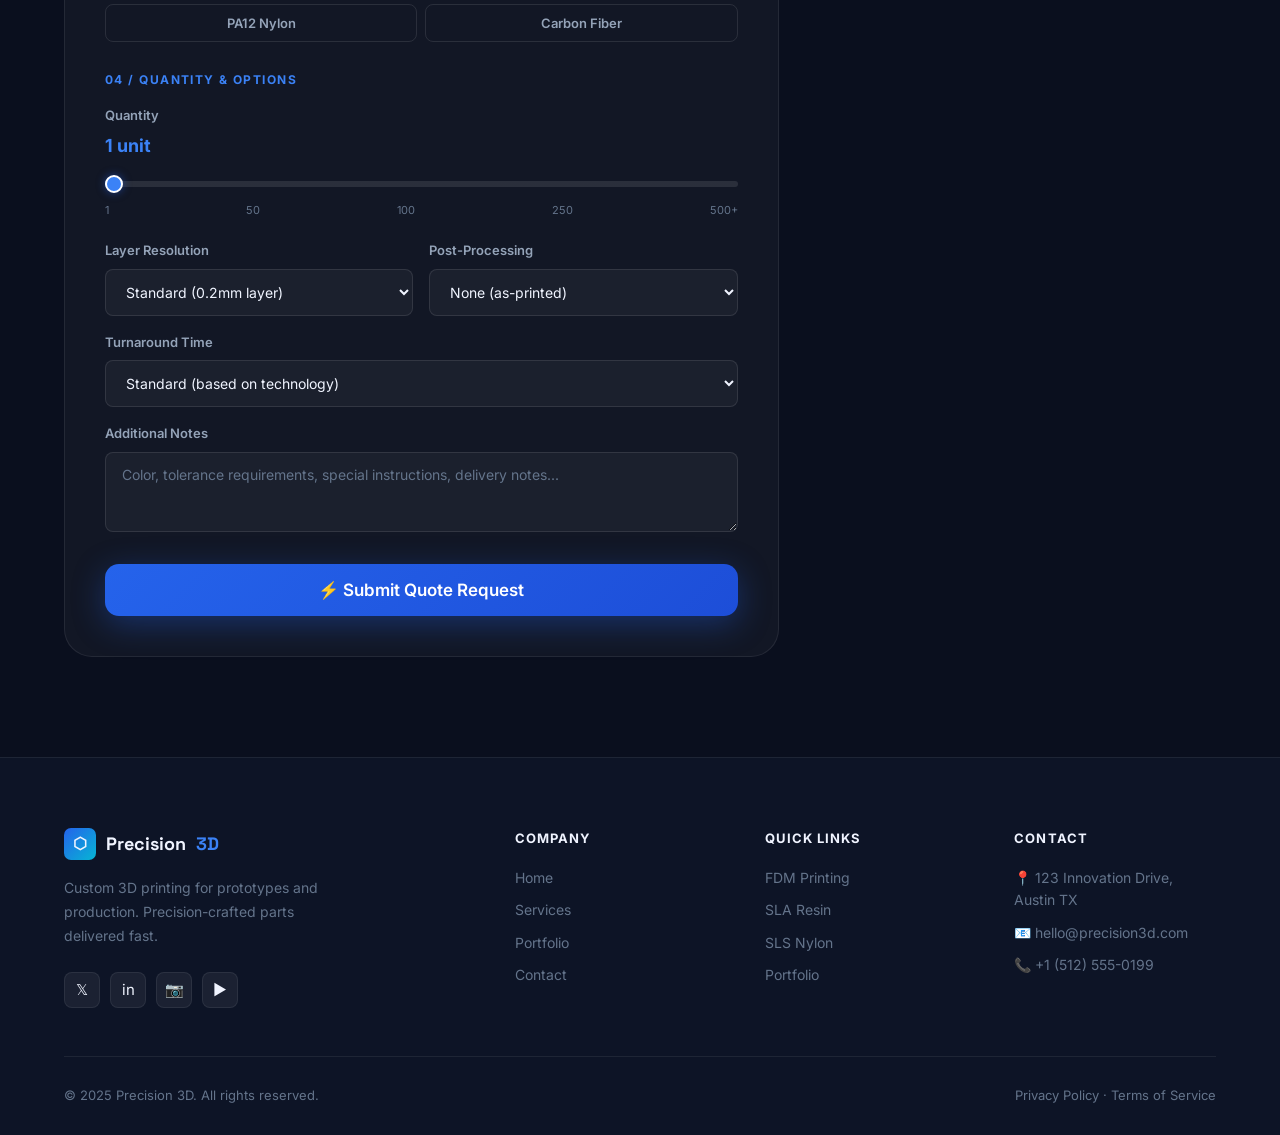
<file: work3/quote.html>
<!DOCTYPE html>
<html lang="en">
<head>
  <meta charset="UTF-8"/>
  <meta name="viewport" content="width=device-width, initial-scale=1.0"/>
  <title>Get a Quote — Precision 3D</title>
  <meta name="description" content="Get an instant custom quote for your 3D printing project. Upload your file and receive pricing within minutes."/>
  <link rel="stylesheet" href="style.css"/>
  <link rel="icon" href="data:image/svg+xml,<svg xmlns='http://www.w3.org/2000/svg' viewBox='0 0 100 100'><text y='.9em' font-size='90'>🖨️</text></svg>"/>
  <style>
    .upload-zone {
      border: 2px dashed rgba(37,99,235,0.35); border-radius: var(--radius-xl);
      padding: 48px; text-align: center; cursor: pointer;
      transition: var(--transition); background: rgba(37,99,235,0.04);
      position: relative;
    }
    .upload-zone:hover, .upload-zone.drag-over {
      border-color: var(--blue-light); background: rgba(37,99,235,0.08);
    }
    .upload-zone input[type="file"] {
      position: absolute; inset: 0; opacity: 0; cursor: pointer; width: 100%; height: 100%;
    }
    .upload-icon { font-size: 48px; margin-bottom: 16px; }
    .upload-title { font-size: 17px; font-weight: 700; margin-bottom: 8px; }
    .upload-sub { font-size: 13px; color: var(--text-muted); }
    .upload-file-info {
      display: none; align-items: center; gap: 12px; margin-top: 16px;
      background: rgba(37,99,235,0.1); border: 1px solid rgba(37,99,235,0.25);
      border-radius: var(--radius-md); padding: 12px 16px; font-size: 13px;
    }
    .upload-file-info.show { display: flex; }
    .range-wrap { position: relative; }
    input[type="range"] {
      width: 100%; height: 6px; border-radius: 3px; outline: none;
      background: linear-gradient(to right, var(--blue) var(--val, 50%), rgba(255,255,255,0.1) var(--val, 50%));
      cursor: pointer; -webkit-appearance: none; border: none; padding: 0;
    }
    input[type="range"]::-webkit-slider-thumb {
      -webkit-appearance: none; width: 18px; height: 18px; border-radius: 50%;
      background: var(--blue-light); cursor: pointer; border: 2px solid #fff;
      box-shadow: 0 0 8px rgba(37,99,235,0.5);
    }
    .range-labels { display: flex; justify-content: space-between; margin-top: 8px; font-size: 11px; color: var(--text-muted); }
    .range-val { font-size: 18px; font-weight: 700; color: var(--blue-light); margin-bottom: 8px; }
    .estimate-box {
      background: linear-gradient(135deg, rgba(37,99,235,0.15), rgba(6,182,212,0.08));
      border: 1px solid rgba(37,99,235,0.25); border-radius: var(--radius-xl);
      padding: 28px; text-align: center;
    }
    .estimate-label { font-size: 12px; font-weight: 700; letter-spacing: 0.1em; text-transform: uppercase; color: var(--text-muted); margin-bottom: 6px; }
    .estimate-price {
      font-family: 'Space Grotesk', sans-serif; font-size: 48px; font-weight: 800;
      background: linear-gradient(135deg, var(--blue-light), var(--accent));
      -webkit-background-clip: text; -webkit-text-fill-color: transparent; background-clip: text;
    }
    .estimate-note { font-size: 12px; color: var(--text-muted); margin-top: 10px; }
    .tech-option {
      border: 1.5px solid rgba(255,255,255,0.1); border-radius: var(--radius-md);
      padding: 16px; cursor: pointer; transition: var(--transition);
      display: flex; flex-direction: column; gap: 4px; background: transparent;
      font-family: 'Inter', sans-serif; text-align: left; width: 100%;
    }
    .tech-option:hover { border-color: rgba(37,99,235,0.4); }
    .tech-option.selected {
      border-color: var(--blue-light); background: rgba(37,99,235,0.1);
    }
    .tech-option-name { font-size: 14px; font-weight: 700; color: var(--text-primary); }
    .tech-option-sub { font-size: 12px; color: var(--text-muted); }
    .tech-options-grid { display: grid; grid-template-columns: repeat(3,1fr); gap: 10px; }
    .material-option {
      border: 1.5px solid rgba(255,255,255,0.1); border-radius: var(--radius-sm);
      padding: 10px 14px; cursor: pointer; transition: var(--transition);
      font-size: 13px; font-weight: 600; color: var(--text-secondary);
      background: transparent; font-family: 'Inter', sans-serif;
    }
    .material-option:hover { border-color: rgba(37,99,235,0.3); color: var(--text-primary); }
    .material-option.selected { border-color: var(--blue-light); color: var(--blue-light); background: rgba(37,99,235,0.08); }
    .materials-grid { display: grid; grid-template-columns: repeat(2,1fr); gap: 8px; }
    .progress-dots { display: flex; gap: 8px; margin-bottom: 28px; }
    .progress-dot {
      height: 4px; flex: 1; border-radius: 2px;
      background: rgba(255,255,255,0.1); transition: var(--transition);
    }
    .progress-dot.done { background: var(--blue); }
    @media(max-width:1024px){ .tech-options-grid { grid-template-columns: 1fr 1fr; } }
  </style>
</head>
<body>

<!-- ── Navbar ─────────────────────────────────────────────── -->
<nav class="navbar" id="navbar">
  <div class="nav-inner">
    <a href="index.html" class="nav-logo">
      <div class="nav-logo-icon">⬡</div>
      Precision<span> 3D</span>
    </a>
    <div class="nav-links">
      <a href="index.html"     class="nav-link">Home</a>
      <a href="services.html"  class="nav-link">Services</a>
      <a href="portfolio.html" class="nav-link">Portfolio</a>
      <a href="contact.html"   class="nav-link">Contact</a>
    </div>
    <a href="quote.html" class="btn btn-primary btn-sm nav-cta" style="background:rgba(37,99,235,0.3);">Get a Quote</a>
    <button class="nav-hamburger" id="hamburger" aria-label="Menu">
      <span></span><span></span><span></span>
    </button>
  </div>
</nav>
<div class="nav-mobile" id="navMobile">
  <a href="index.html"     class="nav-link">Home</a>
  <a href="services.html"  class="nav-link">Services</a>
  <a href="portfolio.html" class="nav-link">Portfolio</a>
  <a href="contact.html"   class="nav-link">Contact</a>
</div>

<!-- ── Quote Hero ─────────────────────────────────────────── -->
<section class="quote-hero">
  <div class="container">
    <div class="badge badge-accent" style="margin-bottom:20px;">⚡ Instant Quote</div>
    <h1 class="page-hero-title">Get Your Custom <span class="highlight">Quote</span></h1>
    <p class="page-hero-desc">Fill in the details below and receive a real-time price estimate. Our team will follow up with a final confirmed quote within 2 hours.</p>
  </div>
</section>

<!-- ── Quote Form ──────────────────────────────────────────── -->
<section class="quote-form-section">
  <div class="container">
    <div class="quote-grid">

      <!-- LEFT: Form -->
      <div>
        <div class="form-card">
          <div class="form-title">Tell Us About Your Project</div>
          <div class="progress-dots" id="progressDots">
            <div class="progress-dot done"></div>
            <div class="progress-dot"></div>
            <div class="progress-dot"></div>
            <div class="progress-dot"></div>
          </div>

          <form id="quoteForm" novalidate>

            <!-- Section 1: Contact -->
            <div style="margin-bottom:28px;">
              <div class="section-label" style="font-size:12px;margin-bottom:16px;">01 / CONTACT INFO</div>
              <div class="form-row">
                <div class="form-group">
                  <label class="form-label" for="qf-name">Full Name *</label>
                  <input class="form-input" id="qf-name" type="text" placeholder="Your name" required/>
                </div>
                <div class="form-group">
                  <label class="form-label" for="qf-email">Email *</label>
                  <input class="form-input" id="qf-email" type="email" placeholder="you@company.com" required/>
                </div>
              </div>
              <div class="form-row">
                <div class="form-group">
                  <label class="form-label" for="qf-phone">Phone</label>
                  <input class="form-input" id="qf-phone" type="tel" placeholder="+1 (512) 000-0000"/>
                </div>
                <div class="form-group">
                  <label class="form-label" for="qf-company">Company</label>
                  <input class="form-input" id="qf-company" type="text" placeholder="Company name (optional)"/>
                </div>
              </div>
            </div>

            <!-- Section 2: File Upload -->
            <div style="margin-bottom:28px;">
              <div class="section-label" style="font-size:12px;margin-bottom:16px;">02 / YOUR FILE</div>
              <div class="upload-zone" id="uploadZone">
                <input type="file" id="fileInput" accept=".stl,.obj,.step,.iges,.3mf,.amf,.stp"/>
                <div class="upload-icon">📁</div>
                <div class="upload-title">Drop your 3D file here or click to browse</div>
                <div class="upload-sub">Supported: STL, OBJ, STEP, IGES, 3MF, AMF · Max 100MB</div>
              </div>
              <div class="upload-file-info" id="fileInfo">
                <span>📄</span>
                <span id="fileName">No file selected</span>
                <span style="margin-left:auto;color:var(--accent);" id="fileSize"></span>
              </div>
              <div style="margin-top:12px;">
                <div class="form-label" style="margin-bottom:8px;">No file? Describe what you need:</div>
                <textarea class="form-textarea" id="qf-description" placeholder="Describe your part — dimensions, geometry, function, reference images, etc." style="min-height:90px;"></textarea>
              </div>
            </div>

            <!-- Section 3: Technology & Material -->
            <div style="margin-bottom:28px;">
              <div class="section-label" style="font-size:12px;margin-bottom:16px;">03 / TECHNOLOGY & MATERIAL</div>
              <div class="form-label" style="margin-bottom:10px;">Printing Technology</div>
              <div class="tech-options-grid" id="techGrid">
                <button type="button" class="tech-option selected" data-tech="fdm" data-mult="1">
                  <span class="tech-option-name">🖨️ FDM</span>
                  <span class="tech-option-sub">Fast & affordable</span>
                </button>
                <button type="button" class="tech-option" data-tech="sla" data-mult="2.2">
                  <span class="tech-option-name">💡 SLA Resin</span>
                  <span class="tech-option-sub">Ultra-fine detail</span>
                </button>
                <button type="button" class="tech-option" data-tech="sls" data-mult="3.5">
                  <span class="tech-option-name">⚡ SLS Nylon</span>
                  <span class="tech-option-sub">Industrial strength</span>
                </button>
              </div>

              <div class="form-label" style="margin:20px 0 10px;">Material</div>
              <div class="materials-grid" id="materialGrid">
                <button type="button" class="material-option selected" data-mat="pla">PLA+ (Standard)</button>
                <button type="button" class="material-option" data-mat="petg">PETG (Durable)</button>
                <button type="button" class="material-option" data-mat="abs">ABS / ASA (Heat)</button>
                <button type="button" class="material-option" data-mat="tpu">TPU (Flexible)</button>
                <button type="button" class="material-option" data-mat="nylon">PA12 Nylon</button>
                <button type="button" class="material-option" data-mat="cf">Carbon Fiber</button>
              </div>
            </div>

            <!-- Section 4: Quantity & Options -->
            <div style="margin-bottom:32px;">
              <div class="section-label" style="font-size:12px;margin-bottom:16px;">04 / QUANTITY & OPTIONS</div>
              <div class="form-label" style="margin-bottom:6px;">Quantity</div>
              <div class="range-val" id="qtyDisplay">1 unit</div>
              <div class="range-wrap">
                <input type="range" id="qtyRange" min="1" max="500" value="1" style="--val:0.2%"/>
              </div>
              <div class="range-labels">
                <span>1</span><span>50</span><span>100</span><span>250</span><span>500+</span>
              </div>

              <div class="form-row" style="margin-top:20px;">
                <div class="form-group">
                  <label class="form-label" for="qf-resolution">Layer Resolution</label>
                  <select class="form-select" id="qf-resolution">
                    <option value="1">Standard (0.2mm layer)</option>
                    <option value="1.3">Fine (0.1mm layer) +30%</option>
                    <option value="1.6">Ultra-Fine (0.05mm) +60%</option>
                  </select>
                </div>
                <div class="form-group">
                  <label class="form-label" for="qf-finish">Post-Processing</label>
                  <select class="form-select" id="qf-finish">
                    <option value="0">None (as-printed)</option>
                    <option value="20">Sanding + Primer (+$20)</option>
                    <option value="45">Full Paint (+$45)</option>
                    <option value="80">Vapor Smooth (+$80)</option>
                  </select>
                </div>
              </div>

              <div class="form-group">
                <label class="form-label" for="qf-turnaround">Turnaround Time</label>
                <select class="form-select" id="qf-turnaround">
                  <option value="0">Standard (based on technology)</option>
                  <option value="40">Express 24h (+$40)</option>
                  <option value="25">Rush 48h (+$25)</option>
                </select>
              </div>

              <div class="form-group">
                <label class="form-label" for="qf-notes">Additional Notes</label>
                <textarea class="form-textarea" id="qf-notes" placeholder="Color, tolerance requirements, special instructions, delivery notes..." style="min-height:80px;"></textarea>
              </div>
            </div>

            <button type="submit" class="btn btn-primary btn-lg form-submit" id="quoteSubmit">
              ⚡ Submit Quote Request
            </button>
          </form>
        </div>
      </div>

      <!-- RIGHT: Sidebar -->
      <div>
        <div class="quote-info-card">
          <div class="section-label" style="margin-bottom:16px;">Estimated Price</div>
          <div class="estimate-box" style="margin-bottom:24px;">
            <div class="estimate-label">Your Estimate</div>
            <div class="estimate-price" id="estimatePrice">$12</div>
            <div class="estimate-note">Final price confirmed within 2 hours</div>
          </div>

          <div style="font-size:13px;font-weight:700;margin-bottom:12px;">Why Choose Precision 3D?</div>
          <div style="display:flex;flex-direction:column;gap:10px;margin-bottom:24px;">
            <div style="display:flex;gap:10px;font-size:13px;color:var(--text-secondary);align-items:flex-start;">
              <span style="color:var(--accent);margin-top:1px;">✓</span> No minimum order quantity
            </div>
            <div style="display:flex;gap:10px;font-size:13px;color:var(--text-secondary);align-items:flex-start;">
              <span style="color:var(--accent);margin-top:1px;">✓</span> 24-hour express turnaround
            </div>
            <div style="display:flex;gap:10px;font-size:13px;color:var(--text-secondary);align-items:flex-start;">
              <span style="color:var(--accent);margin-top:1px;">✓</span> 12+ materials in stock
            </div>
            <div style="display:flex;gap:10px;font-size:13px;color:var(--text-secondary);align-items:flex-start;">
              <span style="color:var(--accent);margin-top:1px;">✓</span> Dimensional inspection on every part
            </div>
            <div style="display:flex;gap:10px;font-size:13px;color:var(--text-secondary);align-items:flex-start;">
              <span style="color:var(--accent);margin-top:1px;">✓</span> Worldwide shipping available
            </div>
            <div style="display:flex;gap:10px;font-size:13px;color:var(--text-secondary);align-items:flex-start;">
              <span style="color:var(--accent);margin-top:1px;">✓</span> Volume discounts at 50+ units
            </div>
          </div>

          <div style="border-top:1px solid var(--dark-border);padding-top:20px;">
            <div style="font-size:13px;font-weight:700;margin-bottom:10px;">Talk to an Expert</div>
            <p style="font-size:13px;color:var(--text-muted);margin-bottom:14px;">Prefer to discuss your project directly?</p>
            <a href="contact.html" class="btn btn-outline" style="width:100%;justify-content:center;">📞 Contact Us</a>
          </div>
        </div>
      </div>
    </div>
  </div>
</section>

<!-- ── Footer ─────────────────────────────────────────────── -->
<footer class="footer">
  <div class="container">
    <div class="footer-grid">
      <div class="footer-brand">
        <div class="footer-logo">
          <div class="footer-logo-icon">⬡</div>
          Precision<span style="color:var(--blue-light)"> 3D</span>
        </div>
        <p class="footer-desc">Custom 3D printing for prototypes and production. Precision-crafted parts delivered fast.</p>
        <div class="footer-social">
          <a href="#" class="footer-social-link">𝕏</a>
          <a href="#" class="footer-social-link">in</a>
          <a href="#" class="footer-social-link">📷</a>
          <a href="#" class="footer-social-link">▶</a>
        </div>
      </div>
      <div>
        <div class="footer-col-title">Company</div>
        <div class="footer-links">
          <a href="index.html"     class="footer-link">Home</a>
          <a href="services.html"  class="footer-link">Services</a>
          <a href="portfolio.html" class="footer-link">Portfolio</a>
          <a href="contact.html"   class="footer-link">Contact</a>
        </div>
      </div>
      <div>
        <div class="footer-col-title">Quick Links</div>
        <div class="footer-links">
          <a href="services.html" class="footer-link">FDM Printing</a>
          <a href="services.html" class="footer-link">SLA Resin</a>
          <a href="services.html" class="footer-link">SLS Nylon</a>
          <a href="portfolio.html" class="footer-link">Portfolio</a>
        </div>
      </div>
      <div>
        <div class="footer-col-title">Contact</div>
        <div class="footer-links">
          <span class="footer-link">📍 123 Innovation Drive, Austin TX</span>
          <a href="mailto:hello@precision3d.com" class="footer-link">📧 hello@precision3d.com</a>
          <a href="tel:+15125550199" class="footer-link">📞 +1 (512) 555-0199</a>
        </div>
      </div>
    </div>
    <div class="footer-bottom">
      <span>© 2025 Precision 3D. All rights reserved.</span>
      <span>Privacy Policy · Terms of Service</span>
    </div>
  </div>
</footer>

<div class="toast" id="toast">⚡ Quote submitted! We'll respond within 2 hours.</div>

<script src="main.js"></script>
<script>
// ── Pricing Calculator ────────────────────────────────────
let techMult = 1, materialMult = 1, qty = 1, resMult = 1, finishExtra = 0, rushExtra = 0;
const BASE = 12;

const matMultipliers = {
  pla: 1, petg: 1.15, abs: 1.2, tpu: 1.3, nylon: 2.0, cf: 3.5
};

function updateEstimate() {
  const unitPrice = BASE * techMult * materialMult * resMult;
  let qtyDiscount = 1;
  if (qty >= 100) qtyDiscount = 0.65;
  else if (qty >= 50) qtyDiscount = 0.75;
  else if (qty >= 10) qtyDiscount = 0.88;
  const total = (unitPrice * qty * qtyDiscount) + finishExtra + rushExtra;
  document.getElementById('estimatePrice').textContent = '$' + Math.round(total);
}

// Tech selection
document.getElementById('techGrid').querySelectorAll('.tech-option').forEach(btn => {
  btn.addEventListener('click', () => {
    document.querySelectorAll('.tech-option').forEach(b => b.classList.remove('selected'));
    btn.classList.add('selected');
    techMult = parseFloat(btn.dataset.mult);
    updateEstimate();
  });
});

// Material selection
document.getElementById('materialGrid').querySelectorAll('.material-option').forEach(btn => {
  btn.addEventListener('click', () => {
    document.querySelectorAll('.material-option').forEach(b => b.classList.remove('selected'));
    btn.classList.add('selected');
    materialMult = matMultipliers[btn.dataset.mat] || 1;
    updateEstimate();
  });
});

// Qty range
const qtyRange = document.getElementById('qtyRange');
qtyRange.addEventListener('input', () => {
  qty = parseInt(qtyRange.value);
  const pct = ((qty - 1) / 499 * 100).toFixed(1) + '%';
  qtyRange.style.setProperty('--val', pct);
  document.getElementById('qtyDisplay').textContent = qty === 1 ? '1 unit' : qty + ' units';
  updateEstimate();
});

// Resolution
document.getElementById('qf-resolution').addEventListener('change', function() {
  resMult = parseFloat(this.value);
  updateEstimate();
});

// Finish
document.getElementById('qf-finish').addEventListener('change', function() {
  finishExtra = parseInt(this.value);
  updateEstimate();
});

// Turnaround
document.getElementById('qf-turnaround').addEventListener('change', function() {
  rushExtra = parseInt(this.value);
  updateEstimate();
});

// Upload zone
const fileInput = document.getElementById('fileInput');
const uploadZone = document.getElementById('uploadZone');
const fileInfo = document.getElementById('fileInfo');

fileInput.addEventListener('change', function() {
  if (this.files[0]) {
    document.getElementById('fileName').textContent = this.files[0].name;
    document.getElementById('fileSize').textContent = (this.files[0].size / 1024 / 1024).toFixed(2) + ' MB';
    fileInfo.classList.add('show');
  }
});

uploadZone.addEventListener('dragover', (e) => { e.preventDefault(); uploadZone.classList.add('drag-over'); });
uploadZone.addEventListener('dragleave', () => uploadZone.classList.remove('drag-over'));
uploadZone.addEventListener('drop', (e) => {
  e.preventDefault(); uploadZone.classList.remove('drag-over');
  const file = e.dataTransfer.files[0];
  if (file) {
    document.getElementById('fileName').textContent = file.name;
    document.getElementById('fileSize').textContent = (file.size / 1024 / 1024).toFixed(2) + ' MB';
    fileInfo.classList.add('show');
  }
});

// Form submit
document.getElementById('quoteForm').addEventListener('submit', function(e) {
  e.preventDefault();
  const btn = document.getElementById('quoteSubmit');
  btn.textContent = 'Submitting…';
  btn.disabled = true;
  setTimeout(() => {
    btn.textContent = '✓ Quote Submitted!';
    showToast();
    setTimeout(() => { btn.textContent = '⚡ Submit Quote Request'; btn.disabled = false; }, 4000);
  }, 1800);
});

updateEstimate();
</script>
</body>
</html>
</file>
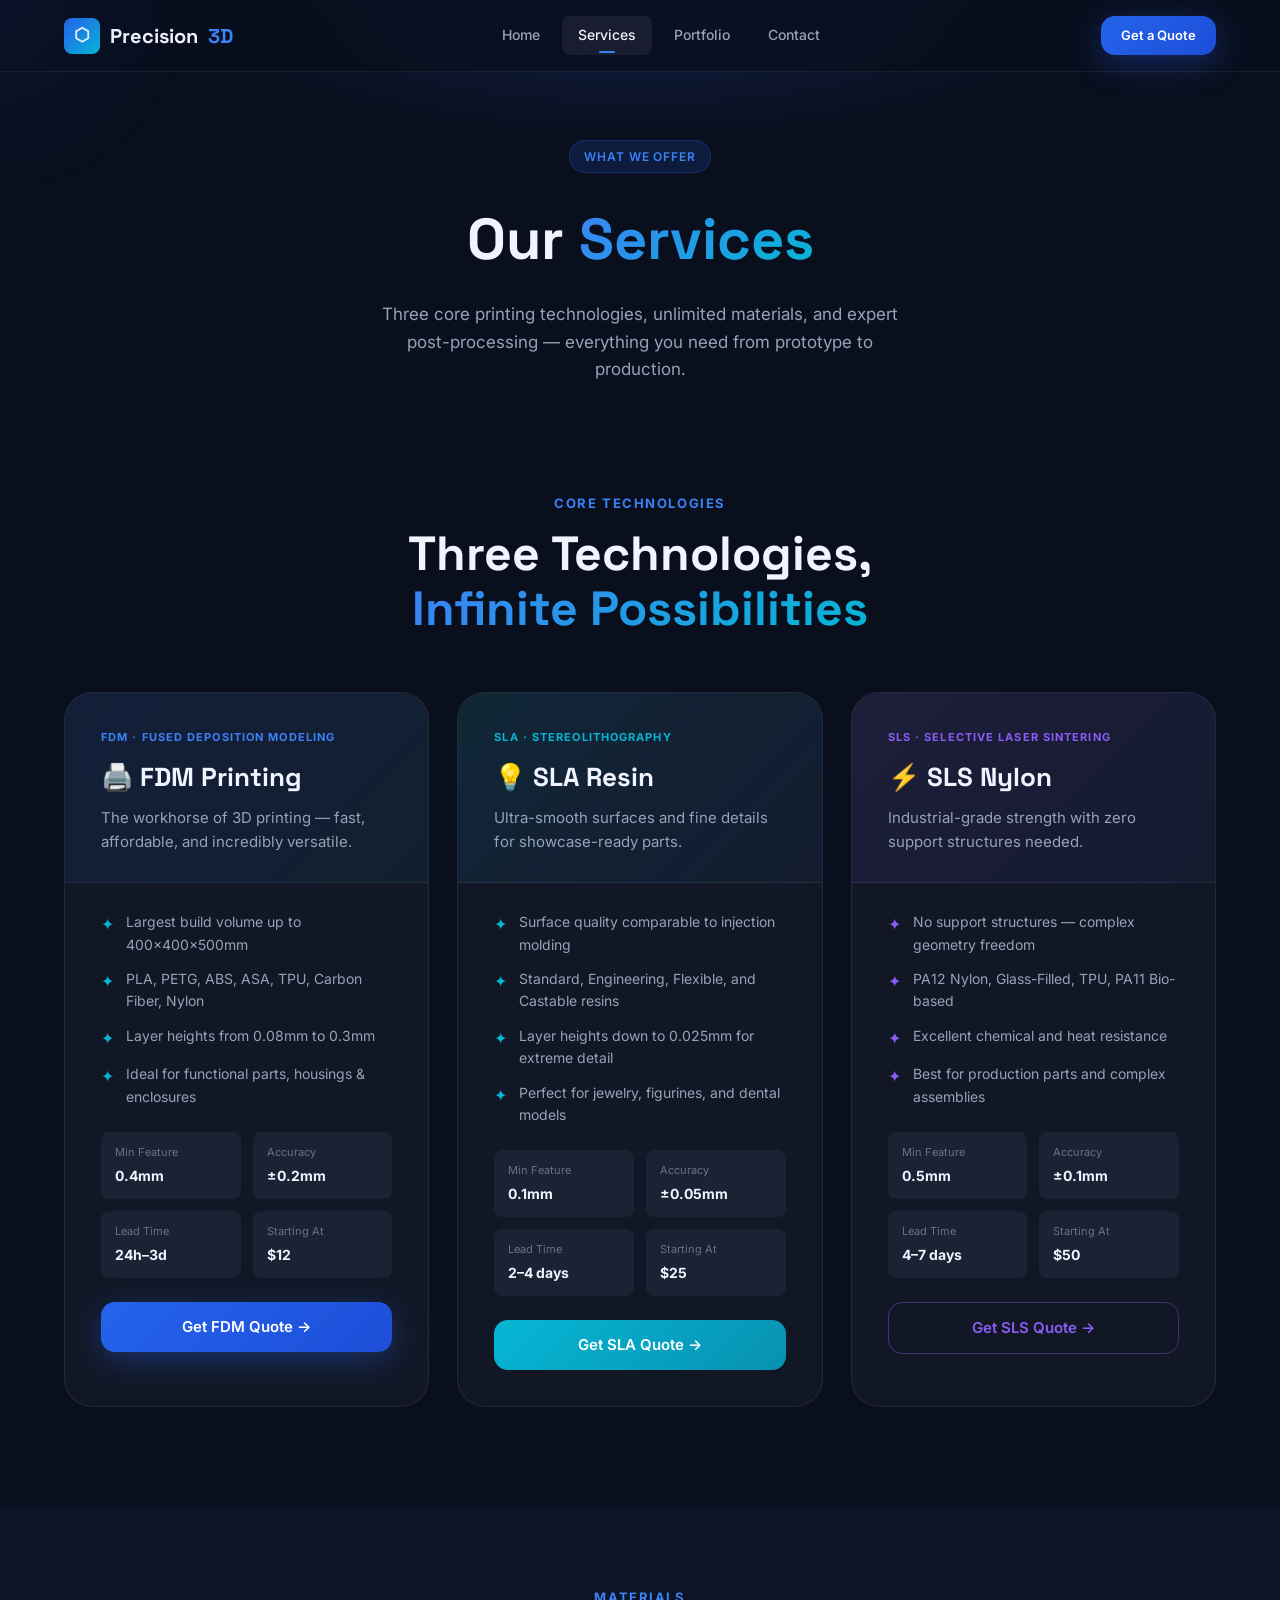
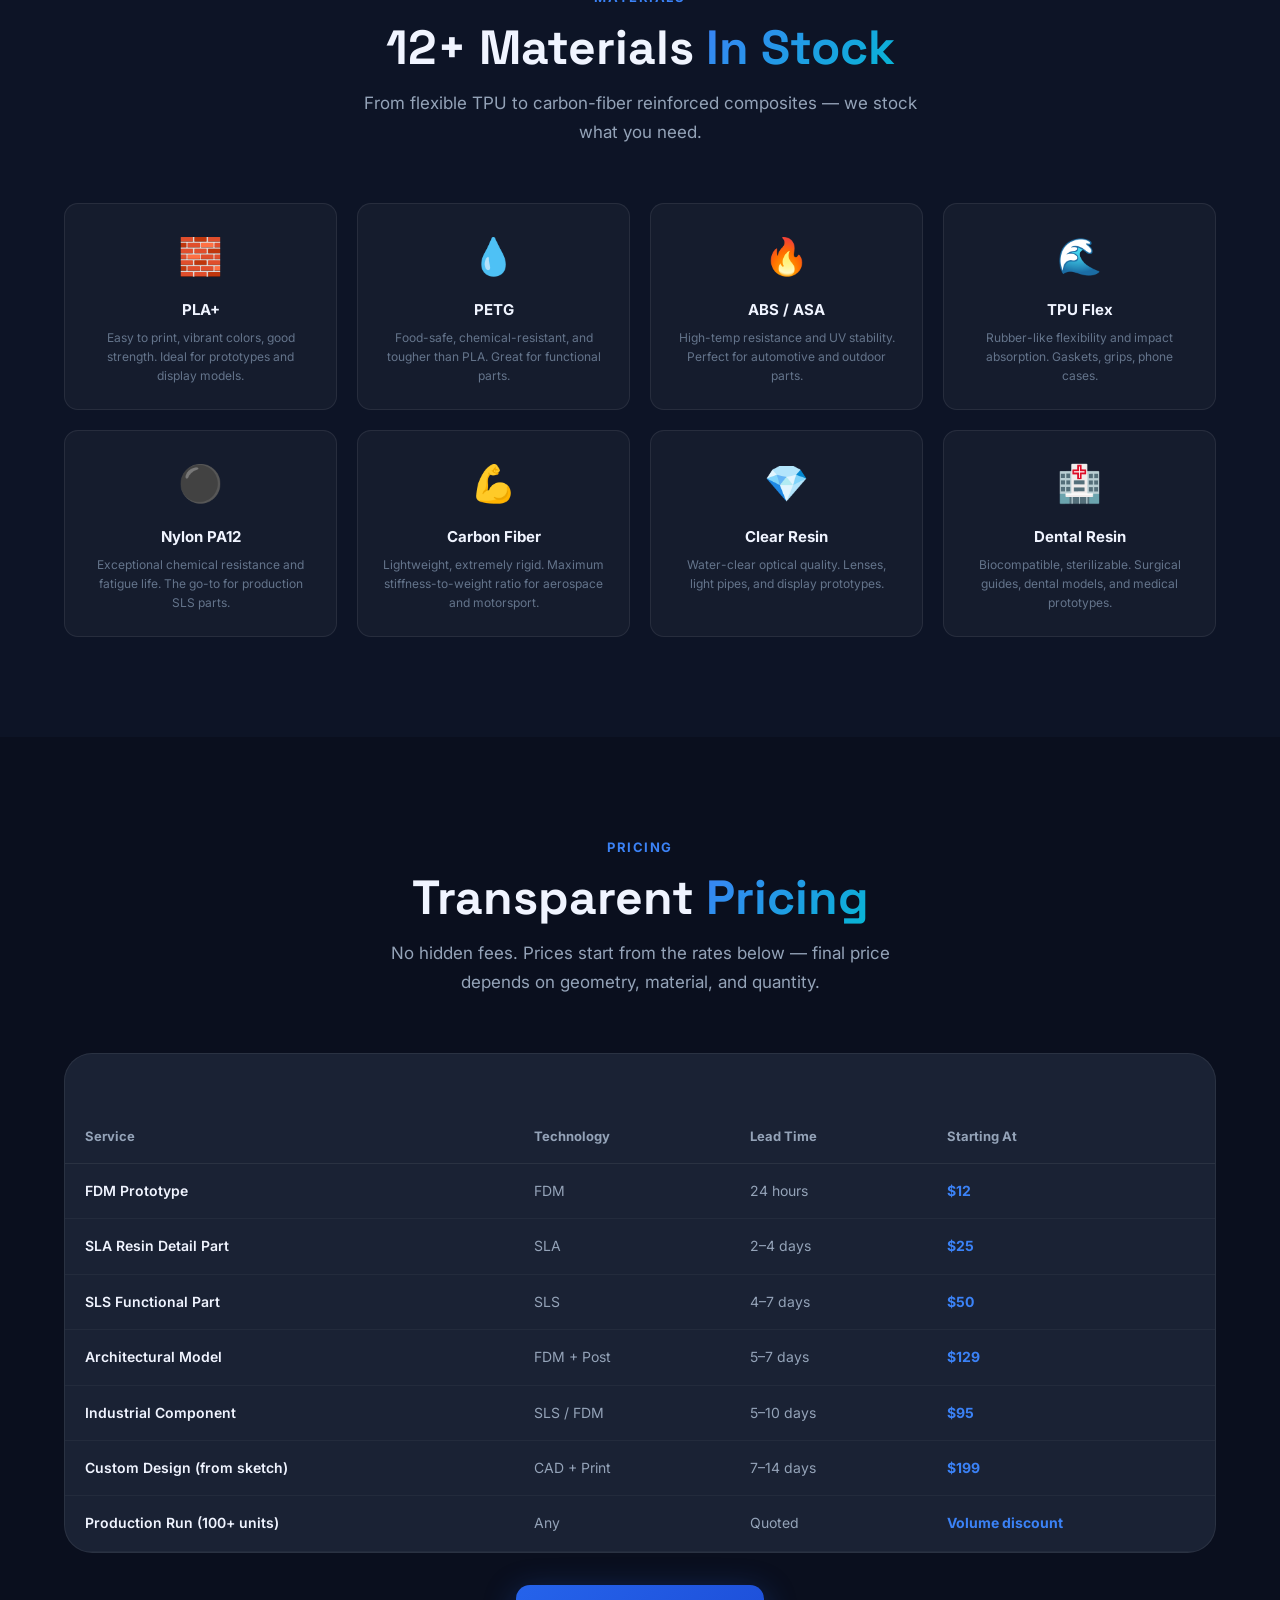
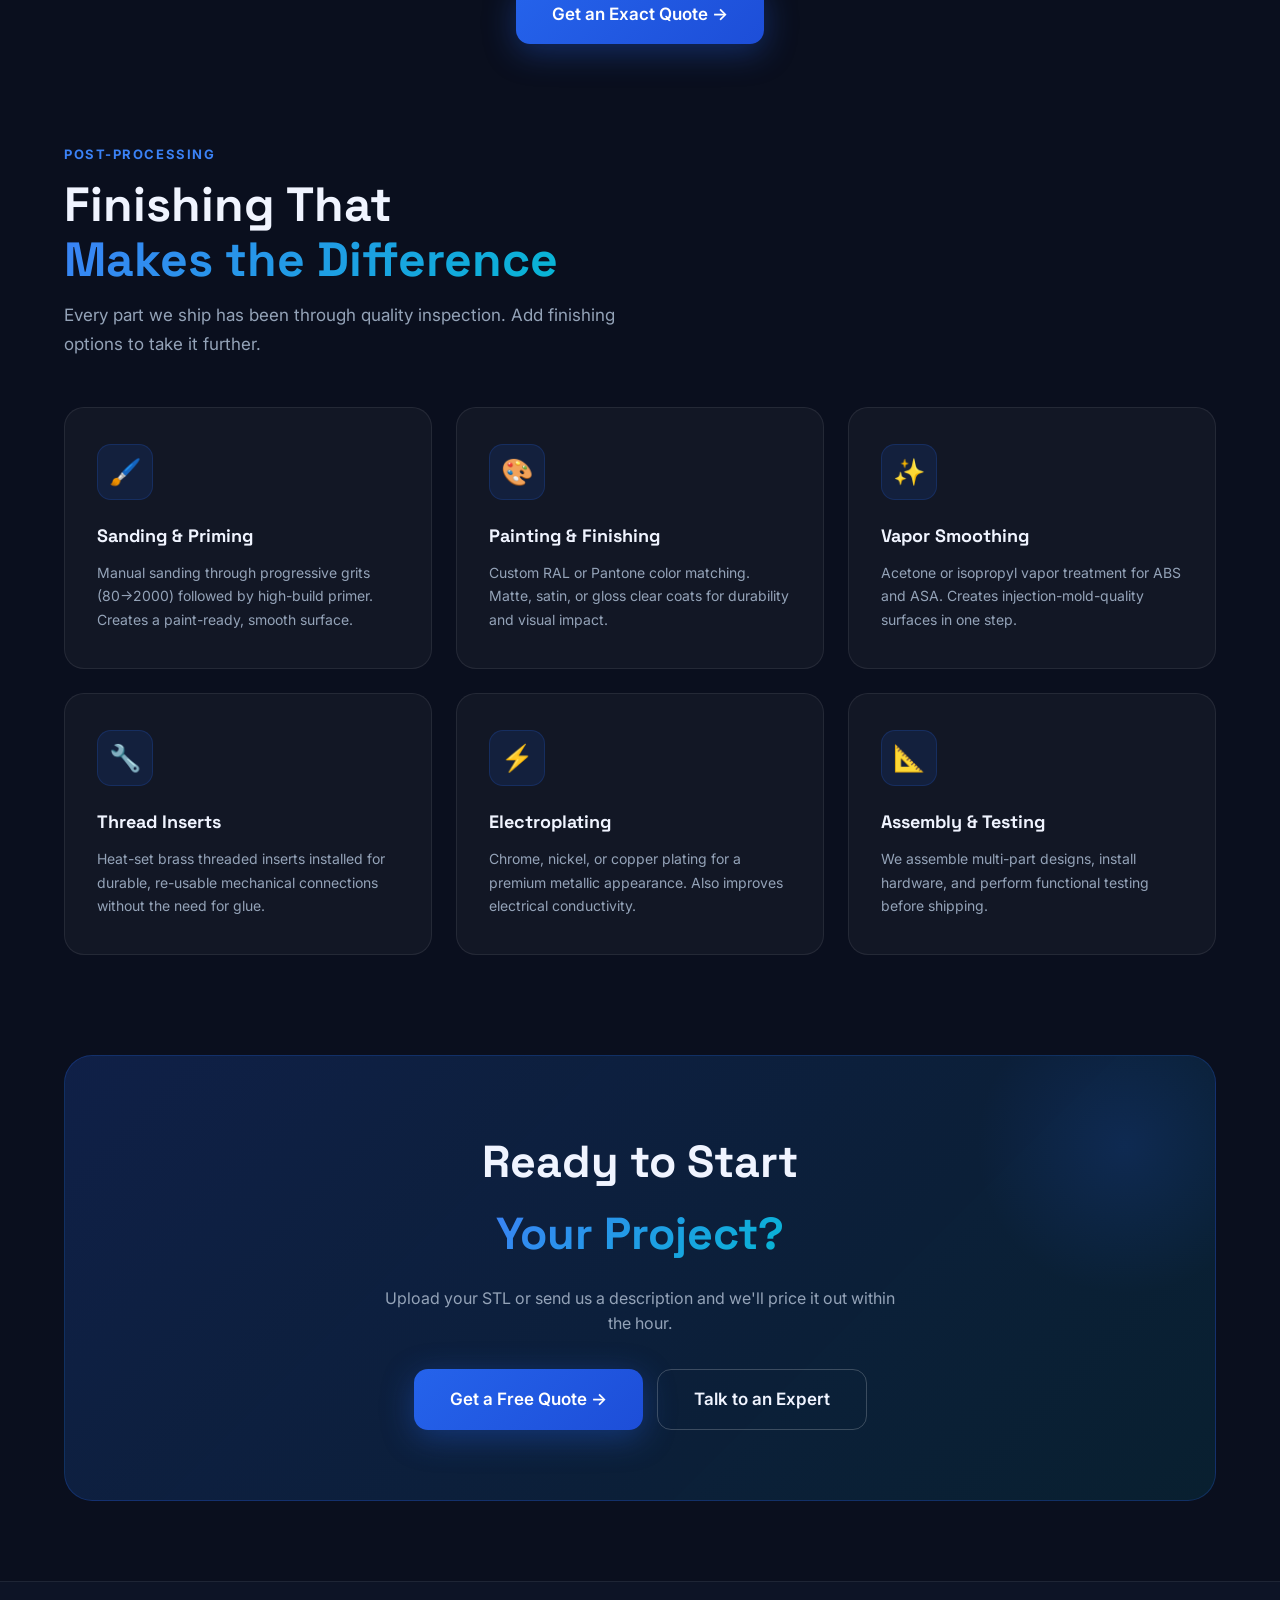
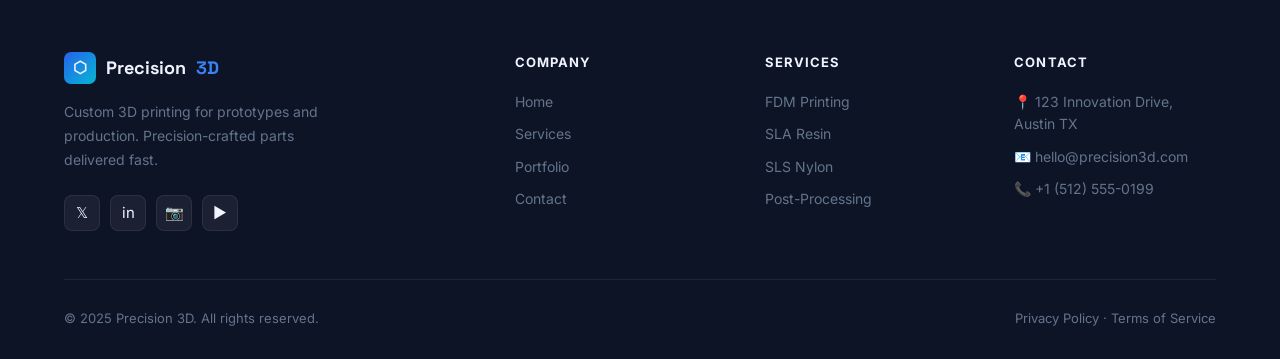
<file: work3/services.html>
<!DOCTYPE html>
<html lang="en">
<head>
  <meta charset="UTF-8"/>
  <meta name="viewport" content="width=device-width, initial-scale=1.0"/>
  <title>Services — Precision 3D | Custom 3D Printing</title>
  <meta name="description" content="Explore Precision 3D's full range of services: FDM, SLA, SLS printing, post-processing, custom design, and production runs."/>
  <link rel="stylesheet" href="style.css"/>
  <link rel="icon" href="data:image/svg+xml,<svg xmlns='http://www.w3.org/2000/svg' viewBox='0 0 100 100'><text y='.9em' font-size='90'>🖨️</text></svg>"/>
  <style>
    .tech-card {
      background: var(--card-bg); border: 1px solid var(--card-border);
      border-radius: var(--radius-xl); overflow: hidden;
      transition: var(--transition);
    }
    .tech-card:hover { border-color: rgba(37,99,235,0.3); transform: translateY(-6px); box-shadow: var(--shadow-card); }
    .tech-card-header {
      padding: 36px 36px 28px;
      background: linear-gradient(135deg, rgba(37,99,235,0.1), rgba(6,182,212,0.05));
      border-bottom: 1px solid var(--dark-border);
    }
    .tech-card-tag {
      font-size: 11px; font-weight: 700; letter-spacing: 0.1em; text-transform: uppercase;
      color: var(--blue-light); margin-bottom: 10px;
    }
    .tech-card-title {
      font-family: 'Space Grotesk', sans-serif; font-size: 26px; font-weight: 800; margin-bottom: 8px;
    }
    .tech-card-subtitle { font-size: 15px; color: var(--text-secondary); }
    .tech-card-body { padding: 28px 36px 36px; }
    .tech-card-features { display: flex; flex-direction: column; gap: 12px; margin-bottom: 24px; }
    .tech-feature { display: flex; align-items: flex-start; gap: 12px; font-size: 14px; color: var(--text-secondary); }
    .tech-feature-icon { color: var(--accent); font-size: 16px; flex-shrink: 0; margin-top: 1px; }
    .tech-specs-grid { display: grid; grid-template-columns: repeat(2,1fr); gap: 12px; }
    .tech-spec { background: var(--dark-4); border-radius: var(--radius-sm); padding: 12px 14px; }
    .tech-spec-label { font-size: 11px; color: var(--text-muted); margin-bottom: 3px; }
    .tech-spec-value { font-size: 14px; font-weight: 700; }
    .technologies-grid { display: grid; grid-template-columns: repeat(3,1fr); gap: 28px; margin-top: 56px; }
    .pricing-table { width: 100%; border-collapse: collapse; margin-top: 56px; }
    .pricing-table th {
      background: var(--dark-4); padding: 16px 20px; text-align: left;
      font-size: 13px; font-weight: 700; color: var(--text-secondary);
      border-bottom: 1px solid var(--dark-border);
    }
    .pricing-table td {
      padding: 16px 20px; border-bottom: 1px solid rgba(255,255,255,0.04);
      font-size: 14px; color: var(--text-secondary);
    }
    .pricing-table tr:hover td { background: rgba(255,255,255,0.025); }
    .pricing-table td:first-child { font-weight: 600; color: var(--text-primary); }
    .pricing-table td.price { color: var(--blue-light); font-weight: 700; }
    @media(max-width:1024px){ .technologies-grid { grid-template-columns: 1fr; } }
  </style>
</head>
<body>

<!-- ── Navbar ─────────────────────────────────────────────── -->
<nav class="navbar" id="navbar">
  <div class="nav-inner">
    <a href="index.html" class="nav-logo">
      <div class="nav-logo-icon">⬡</div>
      Precision<span> 3D</span>
    </a>
    <div class="nav-links">
      <a href="index.html"     class="nav-link">Home</a>
      <a href="services.html"  class="nav-link active">Services</a>
      <a href="portfolio.html" class="nav-link">Portfolio</a>
      <a href="contact.html"   class="nav-link">Contact</a>
    </div>
    <a href="quote.html" class="btn btn-primary btn-sm nav-cta">Get a Quote</a>
    <button class="nav-hamburger" id="hamburger" aria-label="Menu">
      <span></span><span></span><span></span>
    </button>
  </div>
</nav>
<div class="nav-mobile" id="navMobile">
  <a href="index.html"     class="nav-link">Home</a>
  <a href="services.html"  class="nav-link active">Services</a>
  <a href="portfolio.html" class="nav-link">Portfolio</a>
  <a href="contact.html"   class="nav-link">Contact</a>
  <a href="quote.html" class="btn btn-primary" style="margin-top:12px;justify-content:center">Get a Quote</a>
</div>

<!-- ── Page Hero ──────────────────────────────────────────── -->
<section class="page-hero">
  <div class="container">
    <div class="badge" style="margin-bottom:20px;">What We Offer</div>
    <h1 class="page-hero-title">Our <span class="highlight">Services</span></h1>
    <p class="page-hero-desc">Three core printing technologies, unlimited materials, and expert post-processing — everything you need from prototype to production.</p>
  </div>
</section>

<!-- ── Core Technologies ──────────────────────────────────── -->
<section class="section" style="padding-top:30px;">
  <div class="container">
    <div class="reveal" style="text-align:center;">
      <div class="section-label">Core Technologies</div>
      <h2 class="section-title">Three Technologies,<br/><span class="highlight">Infinite Possibilities</span></h2>
    </div>
    <div class="technologies-grid">

      <!-- FDM -->
      <div class="tech-card reveal delay-1">
        <div class="tech-card-header">
          <div class="tech-card-tag">FDM · Fused Deposition Modeling</div>
          <div class="tech-card-title">🖨️ FDM Printing</div>
          <div class="tech-card-subtitle">The workhorse of 3D printing — fast, affordable, and incredibly versatile.</div>
        </div>
        <div class="tech-card-body">
          <div class="tech-card-features">
            <div class="tech-feature"><span class="tech-feature-icon">✦</span><span>Largest build volume up to 400×400×500mm</span></div>
            <div class="tech-feature"><span class="tech-feature-icon">✦</span><span>PLA, PETG, ABS, ASA, TPU, Carbon Fiber, Nylon</span></div>
            <div class="tech-feature"><span class="tech-feature-icon">✦</span><span>Layer heights from 0.08mm to 0.3mm</span></div>
            <div class="tech-feature"><span class="tech-feature-icon">✦</span><span>Ideal for functional parts, housings & enclosures</span></div>
          </div>
          <div class="tech-specs-grid">
            <div class="tech-spec"><div class="tech-spec-label">Min Feature</div><div class="tech-spec-value">0.4mm</div></div>
            <div class="tech-spec"><div class="tech-spec-label">Accuracy</div><div class="tech-spec-value">±0.2mm</div></div>
            <div class="tech-spec"><div class="tech-spec-label">Lead Time</div><div class="tech-spec-value">24h–3d</div></div>
            <div class="tech-spec"><div class="tech-spec-label">Starting At</div><div class="tech-spec-value">$12</div></div>
          </div>
          <a href="quote.html" class="btn btn-primary" style="margin-top:24px;width:100%;justify-content:center;">Get FDM Quote →</a>
        </div>
      </div>

      <!-- SLA -->
      <div class="tech-card reveal delay-2">
        <div class="tech-card-header" style="background:linear-gradient(135deg,rgba(6,182,212,0.1),rgba(37,99,235,0.05));">
          <div class="tech-card-tag" style="color:var(--accent);">SLA · Stereolithography</div>
          <div class="tech-card-title">💡 SLA Resin</div>
          <div class="tech-card-subtitle">Ultra-smooth surfaces and fine details for showcase-ready parts.</div>
        </div>
        <div class="tech-card-body">
          <div class="tech-card-features">
            <div class="tech-feature"><span class="tech-feature-icon" style="color:var(--accent);">✦</span><span>Surface quality comparable to injection molding</span></div>
            <div class="tech-feature"><span class="tech-feature-icon" style="color:var(--accent);">✦</span><span>Standard, Engineering, Flexible, and Castable resins</span></div>
            <div class="tech-feature"><span class="tech-feature-icon" style="color:var(--accent);">✦</span><span>Layer heights down to 0.025mm for extreme detail</span></div>
            <div class="tech-feature"><span class="tech-feature-icon" style="color:var(--accent);">✦</span><span>Perfect for jewelry, figurines, and dental models</span></div>
          </div>
          <div class="tech-specs-grid">
            <div class="tech-spec"><div class="tech-spec-label">Min Feature</div><div class="tech-spec-value">0.1mm</div></div>
            <div class="tech-spec"><div class="tech-spec-label">Accuracy</div><div class="tech-spec-value">±0.05mm</div></div>
            <div class="tech-spec"><div class="tech-spec-label">Lead Time</div><div class="tech-spec-value">2–4 days</div></div>
            <div class="tech-spec"><div class="tech-spec-label">Starting At</div><div class="tech-spec-value">$25</div></div>
          </div>
          <a href="quote.html" class="btn btn-accent" style="margin-top:24px;width:100%;justify-content:center;">Get SLA Quote →</a>
        </div>
      </div>

      <!-- SLS -->
      <div class="tech-card reveal delay-3">
        <div class="tech-card-header" style="background:linear-gradient(135deg,rgba(139,92,246,0.1),rgba(37,99,235,0.05));">
          <div class="tech-card-tag" style="color:var(--accent2);">SLS · Selective Laser Sintering</div>
          <div class="tech-card-title">⚡ SLS Nylon</div>
          <div class="tech-card-subtitle">Industrial-grade strength with zero support structures needed.</div>
        </div>
        <div class="tech-card-body">
          <div class="tech-card-features">
            <div class="tech-feature"><span class="tech-feature-icon" style="color:var(--accent2);">✦</span><span>No support structures — complex geometry freedom</span></div>
            <div class="tech-feature"><span class="tech-feature-icon" style="color:var(--accent2);">✦</span><span>PA12 Nylon, Glass-Filled, TPU, PA11 Bio-based</span></div>
            <div class="tech-feature"><span class="tech-feature-icon" style="color:var(--accent2);">✦</span><span>Excellent chemical and heat resistance</span></div>
            <div class="tech-feature"><span class="tech-feature-icon" style="color:var(--accent2);">✦</span><span>Best for production parts and complex assemblies</span></div>
          </div>
          <div class="tech-specs-grid">
            <div class="tech-spec"><div class="tech-spec-label">Min Feature</div><div class="tech-spec-value">0.5mm</div></div>
            <div class="tech-spec"><div class="tech-spec-label">Accuracy</div><div class="tech-spec-value">±0.1mm</div></div>
            <div class="tech-spec"><div class="tech-spec-label">Lead Time</div><div class="tech-spec-value">4–7 days</div></div>
            <div class="tech-spec"><div class="tech-spec-label">Starting At</div><div class="tech-spec-value">$50</div></div>
          </div>
          <a href="quote.html" class="btn btn-outline" style="margin-top:24px;width:100%;justify-content:center;border-color:rgba(139,92,246,0.4);color:var(--accent2);">Get SLS Quote →</a>
        </div>
      </div>
    </div>
  </div>
</section>

<!-- ── Materials ──────────────────────────────────────────── -->
<section class="section" style="background:var(--dark-2);padding-top:80px;">
  <div class="container">
    <div class="reveal" style="text-align:center;">
      <div class="section-label">Materials</div>
      <h2 class="section-title">12+ Materials <span class="highlight">In Stock</span></h2>
      <p class="section-subtitle" style="margin:14px auto 0;">From flexible TPU to carbon-fiber reinforced composites — we stock what you need.</p>
    </div>
    <div class="material-grid" style="margin-top:56px;">
      <div class="material-card reveal delay-1"><div class="material-icon">🧱</div><div class="material-name">PLA+</div><div class="material-desc">Easy to print, vibrant colors, good strength. Ideal for prototypes and display models.</div></div>
      <div class="material-card reveal delay-2"><div class="material-icon">💧</div><div class="material-name">PETG</div><div class="material-desc">Food-safe, chemical-resistant, and tougher than PLA. Great for functional parts.</div></div>
      <div class="material-card reveal delay-3"><div class="material-icon">🔥</div><div class="material-name">ABS / ASA</div><div class="material-desc">High-temp resistance and UV stability. Perfect for automotive and outdoor parts.</div></div>
      <div class="material-card reveal delay-4"><div class="material-icon">🌊</div><div class="material-name">TPU Flex</div><div class="material-desc">Rubber-like flexibility and impact absorption. Gaskets, grips, phone cases.</div></div>
      <div class="material-card reveal delay-1"><div class="material-icon">⚫</div><div class="material-name">Nylon PA12</div><div class="material-desc">Exceptional chemical resistance and fatigue life. The go-to for production SLS parts.</div></div>
      <div class="material-card reveal delay-2"><div class="material-icon">💪</div><div class="material-name">Carbon Fiber</div><div class="material-desc">Lightweight, extremely rigid. Maximum stiffness-to-weight ratio for aerospace and motorsport.</div></div>
      <div class="material-card reveal delay-3"><div class="material-icon">💎</div><div class="material-name">Clear Resin</div><div class="material-desc">Water-clear optical quality. Lenses, light pipes, and display prototypes.</div></div>
      <div class="material-card reveal delay-4"><div class="material-icon">🏥</div><div class="material-name">Dental Resin</div><div class="material-desc">Biocompatible, sterilizable. Surgical guides, dental models, and medical prototypes.</div></div>
    </div>
  </div>
</section>

<!-- ── Pricing Table ──────────────────────────────────────── -->
<section class="section">
  <div class="container">
    <div class="reveal" style="text-align:center;">
      <div class="section-label">Pricing</div>
      <h2 class="section-title">Transparent <span class="highlight">Pricing</span></h2>
      <p class="section-subtitle" style="margin:14px auto 0;">No hidden fees. Prices start from the rates below — final price depends on geometry, material, and quantity.</p>
    </div>
    <div class="reveal" style="background:var(--dark-4);border:1px solid var(--dark-border);border-radius:var(--radius-xl);overflow:hidden;margin-top:56px;">
      <table class="pricing-table">
        <thead>
          <tr>
            <th>Service</th>
            <th>Technology</th>
            <th>Lead Time</th>
            <th>Starting At</th>
          </tr>
        </thead>
        <tbody>
          <tr><td>FDM Prototype</td><td>FDM</td><td>24 hours</td><td class="price">$12</td></tr>
          <tr><td>SLA Resin Detail Part</td><td>SLA</td><td>2–4 days</td><td class="price">$25</td></tr>
          <tr><td>SLS Functional Part</td><td>SLS</td><td>4–7 days</td><td class="price">$50</td></tr>
          <tr><td>Architectural Model</td><td>FDM + Post</td><td>5–7 days</td><td class="price">$129</td></tr>
          <tr><td>Industrial Component</td><td>SLS / FDM</td><td>5–10 days</td><td class="price">$95</td></tr>
          <tr><td>Custom Design (from sketch)</td><td>CAD + Print</td><td>7–14 days</td><td class="price">$199</td></tr>
          <tr><td>Production Run (100+ units)</td><td>Any</td><td>Quoted</td><td class="price">Volume discount</td></tr>
        </tbody>
      </table>
    </div>
    <div style="text-align:center;margin-top:32px;">
      <a href="quote.html" class="btn btn-primary btn-lg">Get an Exact Quote →</a>
    </div>
  </div>
</section>

<!-- ── Post-Processing ────────────────────────────────────── -->
<section class="section" style="padding-top:0;">
  <div class="container">
    <div class="reveal">
      <div class="section-label">Post-Processing</div>
      <h2 class="section-title">Finishing That<br/><span class="highlight">Makes the Difference</span></h2>
      <p class="section-subtitle">Every part we ship has been through quality inspection. Add finishing options to take it further.</p>
    </div>
    <div class="services-grid" style="margin-top:48px;">
      <div class="service-card reveal delay-1">
        <div class="service-icon">🖌️</div>
        <div class="service-title">Sanding & Priming</div>
        <p class="service-desc">Manual sanding through progressive grits (80→2000) followed by high-build primer. Creates a paint-ready, smooth surface.</p>
      </div>
      <div class="service-card reveal delay-2">
        <div class="service-icon">🎨</div>
        <div class="service-title">Painting & Finishing</div>
        <p class="service-desc">Custom RAL or Pantone color matching. Matte, satin, or gloss clear coats for durability and visual impact.</p>
      </div>
      <div class="service-card reveal delay-3">
        <div class="service-icon">✨</div>
        <div class="service-title">Vapor Smoothing</div>
        <p class="service-desc">Acetone or isopropyl vapor treatment for ABS and ASA. Creates injection-mold-quality surfaces in one step.</p>
      </div>
      <div class="service-card reveal delay-1">
        <div class="service-icon">🔧</div>
        <div class="service-title">Thread Inserts</div>
        <p class="service-desc">Heat-set brass threaded inserts installed for durable, re-usable mechanical connections without the need for glue.</p>
      </div>
      <div class="service-card reveal delay-2">
        <div class="service-icon">⚡</div>
        <div class="service-title">Electroplating</div>
        <p class="service-desc">Chrome, nickel, or copper plating for a premium metallic appearance. Also improves electrical conductivity.</p>
      </div>
      <div class="service-card reveal delay-3">
        <div class="service-icon">📐</div>
        <div class="service-title">Assembly & Testing</div>
        <p class="service-desc">We assemble multi-part designs, install hardware, and perform functional testing before shipping.</p>
      </div>
    </div>
  </div>
</section>

<!-- ── CTA ────────────────────────────────────────────────── -->
<section class="cta-section" style="padding-top:0;">
  <div class="container">
    <div class="cta-card reveal">
      <h2 class="cta-title">Ready to Start<br/><span class="highlight">Your Project?</span></h2>
      <p class="cta-desc">Upload your STL or send us a description and we'll price it out within the hour.</p>
      <div class="cta-actions">
        <a href="quote.html"   class="btn btn-primary btn-lg">Get a Free Quote →</a>
        <a href="contact.html" class="btn btn-outline btn-lg">Talk to an Expert</a>
      </div>
    </div>
  </div>
</section>

<!-- ── Footer ─────────────────────────────────────────────── -->
<footer class="footer">
  <div class="container">
    <div class="footer-grid">
      <div class="footer-brand">
        <div class="footer-logo">
          <div class="footer-logo-icon">⬡</div>
          Precision<span style="color:var(--blue-light)"> 3D</span>
        </div>
        <p class="footer-desc">Custom 3D printing for prototypes and production. Precision-crafted parts delivered fast.</p>
        <div class="footer-social">
          <a href="#" class="footer-social-link">𝕏</a>
          <a href="#" class="footer-social-link">in</a>
          <a href="#" class="footer-social-link">📷</a>
          <a href="#" class="footer-social-link">▶</a>
        </div>
      </div>
      <div>
        <div class="footer-col-title">Company</div>
        <div class="footer-links">
          <a href="index.html"     class="footer-link">Home</a>
          <a href="services.html"  class="footer-link">Services</a>
          <a href="portfolio.html" class="footer-link">Portfolio</a>
          <a href="contact.html"   class="footer-link">Contact</a>
        </div>
      </div>
      <div>
        <div class="footer-col-title">Services</div>
        <div class="footer-links">
          <a href="services.html" class="footer-link">FDM Printing</a>
          <a href="services.html" class="footer-link">SLA Resin</a>
          <a href="services.html" class="footer-link">SLS Nylon</a>
          <a href="services.html" class="footer-link">Post-Processing</a>
        </div>
      </div>
      <div>
        <div class="footer-col-title">Contact</div>
        <div class="footer-links">
          <span class="footer-link">📍 123 Innovation Drive, Austin TX</span>
          <a href="mailto:hello@precision3d.com" class="footer-link">📧 hello@precision3d.com</a>
          <a href="tel:+15125550199" class="footer-link">📞 +1 (512) 555-0199</a>
        </div>
      </div>
    </div>
    <div class="footer-bottom">
      <span>© 2025 Precision 3D. All rights reserved.</span>
      <span>Privacy Policy · Terms of Service</span>
    </div>
  </div>
</footer>

<script src="main.js"></script>
</body>
</html>
</file>
<file: work3/style.css>
/* ============================================================
   PRECISION 3D — Global Design System
   ============================================================ */

@import url('https://fonts.googleapis.com/css2?family=Inter:wght@300;400;500;600;700;800;900&family=Space+Grotesk:wght@400;500;600;700&display=swap');

/* ── CSS Variables ─────────────────────────────────────── */
:root {
  --blue: #2563eb;
  --blue-light: #3b82f6;
  --blue-dark: #1d4ed8;
  --blue-glow: rgba(37,99,235,0.25);
  --accent: #06b6d4;
  --accent2: #8b5cf6;

  --dark: #0a0f1e;
  --dark-2: #0d1426;
  --dark-3: #111827;
  --dark-4: #1a2234;
  --dark-border: rgba(255,255,255,0.07);

  --text-primary: #f0f4ff;
  --text-secondary: #94a3b8;
  --text-muted: #64748b;

  --white: #ffffff;
  --card-bg: rgba(255,255,255,0.035);
  --card-border: rgba(255,255,255,0.08);

  --radius-sm: 8px;
  --radius-md: 14px;
  --radius-lg: 20px;
  --radius-xl: 28px;

  --shadow-glow: 0 0 40px rgba(37,99,235,0.15);
  --shadow-card: 0 4px 32px rgba(0,0,0,0.4);
  --shadow-blue: 0 8px 32px rgba(37,99,235,0.35);

  --nav-h: 72px;
  --transition: 0.3s cubic-bezier(.4,0,.2,1);
}

/* ── Reset ───────────────────────────────────────────────── */
*, *::before, *::after { box-sizing: border-box; margin: 0; padding: 0; }
html { scroll-behavior: smooth; }
body {
  font-family: 'Inter', sans-serif;
  background: var(--dark);
  color: var(--text-primary);
  line-height: 1.6;
  overflow-x: hidden;
}
img { max-width: 100%; display: block; }
a { text-decoration: none; color: inherit; }
ul { list-style: none; }

/* ── Utility ─────────────────────────────────────────────── */
.container { max-width: 1200px; margin: 0 auto; padding: 0 24px; }
.section { padding: 100px 0; }
.section-sm { padding: 60px 0; }
.text-blue { color: var(--blue-light); }
.text-accent { color: var(--accent); }
.badge {
  display: inline-flex; align-items: center; gap: 6px;
  background: rgba(37,99,235,0.15);
  border: 1px solid rgba(37,99,235,0.3);
  color: var(--blue-light);
  padding: 6px 14px; border-radius: 100px;
  font-size: 12px; font-weight: 600; letter-spacing: 0.08em; text-transform: uppercase;
}
.badge-accent {
  background: rgba(6,182,212,0.12);
  border-color: rgba(6,182,212,0.3);
  color: var(--accent);
}
.section-label {
  font-size: 13px; font-weight: 700; letter-spacing: 0.12em;
  text-transform: uppercase; color: var(--blue-light);
  margin-bottom: 12px;
}
.section-title {
  font-family: 'Space Grotesk', sans-serif;
  font-size: clamp(2rem, 4vw, 3rem);
  font-weight: 700; line-height: 1.15;
  color: var(--text-primary);
}
.section-subtitle {
  font-size: 17px; color: var(--text-secondary);
  max-width: 560px; line-height: 1.7; margin-top: 14px;
}
.highlight {
  background: linear-gradient(135deg, var(--blue-light), var(--accent));
  -webkit-background-clip: text; -webkit-text-fill-color: transparent;
  background-clip: text;
}

/* ── Buttons ─────────────────────────────────────────────── */
.btn {
  display: inline-flex; align-items: center; gap: 8px;
  padding: 13px 28px; border-radius: var(--radius-md);
  font-size: 15px; font-weight: 600; cursor: pointer;
  transition: var(--transition); border: none; outline: none;
  text-decoration: none; font-family: 'Inter', sans-serif;
}
.btn-primary {
  background: linear-gradient(135deg, var(--blue), var(--blue-dark));
  color: #fff; box-shadow: var(--shadow-blue);
}
.btn-primary:hover {
  transform: translateY(-2px);
  box-shadow: 0 12px 40px rgba(37,99,235,0.5);
  background: linear-gradient(135deg, var(--blue-light), var(--blue));
}
.btn-outline {
  background: transparent;
  border: 1.5px solid rgba(255,255,255,0.2);
  color: var(--text-primary);
}
.btn-outline:hover {
  border-color: var(--blue-light);
  color: var(--blue-light);
  transform: translateY(-2px);
}
.btn-accent {
  background: linear-gradient(135deg, var(--accent), #0891b2);
  color: #fff;
}
.btn-accent:hover { transform: translateY(-2px); filter: brightness(1.1); }
.btn-lg { padding: 16px 36px; font-size: 17px; }
.btn-sm { padding: 9px 20px; font-size: 13px; }

/* ── Navbar ──────────────────────────────────────────────── */
.navbar {
  position: fixed; top: 0; left: 0; right: 0; z-index: 1000;
  height: var(--nav-h);
  background: rgba(10,15,30,0.85);
  backdrop-filter: blur(20px); -webkit-backdrop-filter: blur(20px);
  border-bottom: 1px solid var(--dark-border);
  transition: var(--transition);
}
.navbar.scrolled {
  background: rgba(10,15,30,0.97);
  border-bottom-color: rgba(37,99,235,0.2);
  box-shadow: 0 4px 30px rgba(0,0,0,0.4);
}
.nav-inner {
  max-width: 1200px; margin: 0 auto; padding: 0 24px;
  height: 100%; display: flex; align-items: center; justify-content: space-between;
}
.nav-logo {
  display: flex; align-items: center; gap: 10px;
  font-family: 'Space Grotesk', sans-serif;
  font-weight: 700; font-size: 20px;
  color: var(--text-primary);
}
.nav-logo-icon {
  width: 36px; height: 36px;
  background: linear-gradient(135deg, var(--blue), var(--accent));
  border-radius: 8px;
  display: flex; align-items: center; justify-content: center;
  font-size: 18px;
}
.nav-logo span { color: var(--blue-light); }
.nav-links {
  display: flex; align-items: center; gap: 6px;
}
.nav-link {
  padding: 8px 16px; border-radius: var(--radius-sm);
  font-size: 14px; font-weight: 500; color: var(--text-secondary);
  transition: var(--transition); position: relative;
}
.nav-link:hover, .nav-link.active {
  color: var(--text-primary);
  background: rgba(255,255,255,0.06);
}
.nav-link.active::after {
  content: ''; position: absolute; bottom: 2px; left: 50%; transform: translateX(-50%);
  width: 16px; height: 2px; background: var(--blue-light); border-radius: 2px;
}
.nav-cta { margin-left: 12px; }
.nav-hamburger {
  display: none; flex-direction: column; gap: 5px;
  cursor: pointer; padding: 8px; background: none; border: none;
}
.nav-hamburger span {
  width: 24px; height: 2px; background: var(--text-primary);
  border-radius: 2px; transition: var(--transition);
}
.nav-mobile {
  display: none; position: fixed; top: var(--nav-h); left: 0; right: 0;
  background: rgba(10,15,30,0.98); backdrop-filter: blur(20px);
  padding: 20px 24px; border-bottom: 1px solid var(--dark-border);
  flex-direction: column; gap: 4px; z-index: 999;
}
.nav-mobile.open { display: flex; }
.nav-mobile .nav-link { font-size: 16px; padding: 12px 16px; }

/* ── Hero ────────────────────────────────────────────────── */
.hero {
  min-height: 100vh;
  display: flex; align-items: center;
  padding-top: var(--nav-h);
  position: relative; overflow: hidden;
}
.hero-bg {
  position: absolute; inset: 0; z-index: 0;
  background:
    radial-gradient(ellipse 80% 60% at 50% -20%, rgba(37,99,235,0.25) 0%, transparent 60%),
    radial-gradient(ellipse 50% 40% at 80% 60%, rgba(6,182,212,0.12) 0%, transparent 55%),
    linear-gradient(180deg, var(--dark) 0%, var(--dark-2) 100%);
}
.hero-grid {
  position: absolute; inset: 0; z-index: 0;
  background-image:
    linear-gradient(rgba(37,99,235,0.06) 1px, transparent 1px),
    linear-gradient(90deg, rgba(37,99,235,0.06) 1px, transparent 1px);
  background-size: 60px 60px;
  -webkit-mask-image: radial-gradient(ellipse at 50% 50%, black 20%, transparent 75%);
  mask-image: radial-gradient(ellipse at 50% 50%, black 20%, transparent 75%);
}
.hero-content {
  position: relative; z-index: 1;
  max-width: 1200px; margin: 0 auto; padding: 80px 24px;
  display: grid; grid-template-columns: 1fr 1fr; gap: 80px; align-items: center;
}
.hero-left { display: flex; flex-direction: column; gap: 28px; }
.hero-eyebrow {
  display: inline-flex; align-items: center; gap: 8px;
}
.hero-eyebrow-dot {
  width: 8px; height: 8px; border-radius: 50%;
  background: var(--accent);
  box-shadow: 0 0 10px var(--accent);
  animation: pulse-dot 2s infinite;
}
@keyframes pulse-dot {
  0%, 100% { opacity: 1; transform: scale(1); }
  50% { opacity: 0.6; transform: scale(1.3); }
}
.hero-eyebrow-text {
  font-size: 12px; font-weight: 700; letter-spacing: 0.15em;
  text-transform: uppercase; color: var(--accent);
}
.hero-title {
  font-family: 'Space Grotesk', sans-serif;
  font-size: clamp(2.8rem, 5.5vw, 4.2rem);
  font-weight: 800; line-height: 1.1; letter-spacing: -0.02em;
}
.hero-desc {
  font-size: 17px; color: var(--text-secondary);
  line-height: 1.75; max-width: 500px;
}
.hero-actions { display: flex; gap: 14px; flex-wrap: wrap; }
.hero-stats {
  display: flex; gap: 32px; padding-top: 16px;
  border-top: 1px solid var(--dark-border);
}
.hero-stat-num {
  font-family: 'Space Grotesk', sans-serif;
  font-size: 26px; font-weight: 700; color: var(--text-primary);
}
.hero-stat-label { font-size: 12px; color: var(--text-muted); margin-top: 2px; }
.hero-right { position: relative; display: flex; align-items: center; justify-content: center; }
.hero-3d-wrap {
  position: relative; width: 460px; height: 460px;
}
.hero-orbit {
  position: absolute; inset: 0;
  border: 1px solid rgba(37,99,235,0.2);
  border-radius: 50%;
  animation: spin-slow 20s linear infinite;
}
.hero-orbit-2 {
  position: absolute; inset: 40px;
  border: 1px dashed rgba(6,182,212,0.15);
  border-radius: 50%;
  animation: spin-slow 30s linear infinite reverse;
}
@keyframes spin-slow { to { transform: rotate(360deg); } }
.hero-orbit-dot {
  position: absolute; top: -5px; left: 50%;
  width: 10px; height: 10px; border-radius: 50%;
  background: var(--blue-light);
  box-shadow: 0 0 16px var(--blue-light);
  transform: translateX(-50%);
}
.hero-orbit-dot-2 {
  position: absolute; bottom: -5px; right: 40px;
  width: 8px; height: 8px; border-radius: 50%;
  background: var(--accent);
  box-shadow: 0 0 12px var(--accent);
}
.hero-model-card {
  position: absolute; inset: 60px;
  background: linear-gradient(135deg, rgba(255,255,255,0.06), rgba(255,255,255,0.02));
  border: 1px solid rgba(255,255,255,0.1);
  border-radius: 24px;
  display: flex; align-items: center; justify-content: center;
  overflow: hidden;
  box-shadow: 0 20px 80px rgba(0,0,0,0.5), inset 0 1px 0 rgba(255,255,255,0.1);
}
.hero-model-card img {
  width: 85%; object-fit: contain;
  filter: drop-shadow(0 20px 40px rgba(0,0,0,0.5));
  animation: float 6s ease-in-out infinite;
}
@keyframes float {
  0%, 100% { transform: translateY(0); }
  50% { transform: translateY(-12px); }
}
.hero-badge-floating {
  position: absolute;
  background: rgba(13,20,38,0.9);
  border: 1px solid var(--dark-border);
  border-radius: var(--radius-md);
  padding: 10px 16px;
  backdrop-filter: blur(12px);
  font-size: 12px; font-weight: 600;
}
.hero-badge-1 { bottom: 80px; left: -20px; color: var(--accent); border-color: rgba(6,182,212,0.3); }
.hero-badge-2 { top: 80px; right: -20px; color: var(--blue-light); border-color: rgba(37,99,235,0.3); }

/* ── Stats Bar ───────────────────────────────────────────── */
.stats-bar {
  background: var(--dark-4);
  border-top: 1px solid var(--dark-border);
  border-bottom: 1px solid var(--dark-border);
  padding: 28px 0;
}
.stats-bar-inner {
  display: grid; grid-template-columns: repeat(4, 1fr);
  max-width: 1200px; margin: 0 auto; padding: 0 24px;
  gap: 24px;
}
.stat-item {
  text-align: center; padding: 0 24px;
  border-right: 1px solid var(--dark-border);
}
.stat-item:last-child { border-right: none; }
.stat-num {
  font-family: 'Space Grotesk', sans-serif;
  font-size: 32px; font-weight: 700;
  background: linear-gradient(135deg, var(--blue-light), var(--accent));
  -webkit-background-clip: text; -webkit-text-fill-color: transparent;
  background-clip: text;
}
.stat-label { font-size: 13px; color: var(--text-muted); margin-top: 4px; }

/* ── Services ────────────────────────────────────────────── */
.services-grid {
  display: grid; grid-template-columns: repeat(3, 1fr);
  gap: 24px; margin-top: 56px;
}
.service-card {
  background: var(--card-bg);
  border: 1px solid var(--card-border);
  border-radius: var(--radius-lg);
  padding: 36px 32px;
  transition: var(--transition);
  position: relative; overflow: hidden;
}
.service-card::before {
  content: ''; position: absolute; top: 0; left: 0; right: 0; height: 2px;
  background: linear-gradient(90deg, var(--blue), var(--accent));
  opacity: 0; transition: var(--transition);
}
.service-card:hover {
  border-color: rgba(37,99,235,0.3);
  transform: translateY(-6px);
  background: rgba(255,255,255,0.055);
  box-shadow: var(--shadow-card), var(--shadow-glow);
}
.service-card:hover::before { opacity: 1; }
.service-icon {
  width: 56px; height: 56px; border-radius: 14px;
  background: rgba(37,99,235,0.12);
  border: 1px solid rgba(37,99,235,0.2);
  display: flex; align-items: center; justify-content: center;
  font-size: 26px; margin-bottom: 22px;
  transition: var(--transition);
}
.service-card:hover .service-icon {
  background: rgba(37,99,235,0.25);
  transform: scale(1.05);
}
.service-title {
  font-family: 'Space Grotesk', sans-serif;
  font-size: 18px; font-weight: 700; margin-bottom: 10px;
}
.service-desc { font-size: 14px; color: var(--text-secondary); line-height: 1.7; }
.service-tags { display: flex; flex-wrap: wrap; gap: 7px; margin-top: 20px; }
.service-tag {
  font-size: 11px; font-weight: 600; padding: 4px 10px;
  border-radius: 100px; background: rgba(37,99,235,0.1);
  border: 1px solid rgba(37,99,235,0.2); color: var(--blue-light);
}

/* ── Portfolio ───────────────────────────────────────────── */
.portfolio-filters {
  display: flex; align-items: center; gap: 10px;
  flex-wrap: wrap; margin-top: 40px;
}
.filter-btn {
  padding: 9px 20px; border-radius: 100px;
  font-size: 14px; font-weight: 600; cursor: pointer;
  transition: var(--transition); border: 1.5px solid rgba(255,255,255,0.12);
  background: transparent; color: var(--text-secondary);
  font-family: 'Inter', sans-serif;
}
.filter-btn:hover { border-color: rgba(37,99,235,0.4); color: var(--text-primary); }
.filter-btn.active {
  background: var(--blue); border-color: var(--blue); color: #fff;
  box-shadow: 0 4px 20px rgba(37,99,235,0.4);
}
.portfolio-grid {
  display: grid; grid-template-columns: repeat(3, 1fr);
  gap: 28px; margin-top: 32px;
}
.portfolio-card {
  background: var(--dark-4);
  border: 1px solid var(--card-border);
  border-radius: var(--radius-lg);
  overflow: hidden; transition: var(--transition);
  cursor: pointer;
}
.portfolio-card:hover {
  border-color: rgba(37,99,235,0.3);
  transform: translateY(-6px);
  box-shadow: var(--shadow-card), 0 0 30px rgba(37,99,235,0.12);
}
.portfolio-img-wrap {
  position: relative; overflow: hidden;
  aspect-ratio: 4/3; background: #f0f2f5;
}
.portfolio-img-wrap img {
  width: 100%; height: 100%; object-fit: cover;
  transition: transform 0.5s cubic-bezier(.4,0,.2,1);
}
.portfolio-card:hover .portfolio-img-wrap img { transform: scale(1.06); }
.portfolio-overlay {
  position: absolute; inset: 0;
  background: linear-gradient(to top, rgba(10,15,30,0.8) 0%, transparent 50%);
  opacity: 0; transition: var(--transition);
  display: flex; align-items: flex-end; justify-content: flex-end;
  padding: 16px;
}
.portfolio-card:hover .portfolio-overlay { opacity: 1; }
.portfolio-overlay-btn {
  background: var(--blue); color: #fff;
  border: none; padding: 8px 16px; border-radius: var(--radius-sm);
  font-size: 13px; font-weight: 600; cursor: pointer;
}
.portfolio-cat-badge {
  position: absolute; top: 14px; left: 14px;
  font-size: 11px; font-weight: 700; padding: 4px 12px;
  border-radius: 100px; letter-spacing: 0.05em;
  text-transform: uppercase;
}
.cat-proto { background: rgba(37,99,235,0.85); color: #fff; }
.cat-mech  { background: rgba(139,92,246,0.85); color: #fff; }
.cat-deco  { background: rgba(6,182,212,0.85);  color: #fff; }
.cat-ind   { background: rgba(249,115,22,0.85); color: #fff; }
.portfolio-info { padding: 22px 24px 26px; }
.portfolio-info-top {
  display: flex; justify-content: space-between; align-items: flex-start;
  margin-bottom: 8px;
}
.portfolio-name {
  font-family: 'Space Grotesk', sans-serif;
  font-size: 17px; font-weight: 700; color: var(--text-primary);
}
.portfolio-price {
  font-size: 17px; font-weight: 700; color: var(--blue-light);
}
.portfolio-desc { font-size: 13px; color: var(--text-secondary); line-height: 1.6; }
.portfolio-view-link {
  display: inline-flex; align-items: center; gap: 6px;
  color: var(--blue-light); font-size: 13px; font-weight: 600;
  margin-top: 14px; transition: var(--transition);
}
.portfolio-view-link:hover { gap: 10px; }

/* ── Product Detail Modal / Page ────────────────────────── */
.breadcrumb {
  display: flex; align-items: center; gap: 8px;
  font-size: 13px; color: var(--text-muted);
  margin-bottom: 40px;
}
.breadcrumb a { color: var(--text-muted); transition: var(--transition); }
.breadcrumb a:hover { color: var(--blue-light); }
.breadcrumb-sep { color: var(--text-muted); }
.breadcrumb-current { color: var(--text-primary); }
.product-detail-grid {
  display: grid; grid-template-columns: 1fr 1fr; gap: 60px; align-items: start;
}
.product-gallery { display: flex; flex-direction: column; gap: 16px; }
.product-main-img {
  background: linear-gradient(135deg, #e8ecf0, #f5f7fa);
  border-radius: var(--radius-xl);
  overflow: hidden; aspect-ratio: 1;
  display: flex; align-items: center; justify-content: center;
  border: 1px solid var(--card-border);
}
.product-main-img img { width: 85%; object-fit: contain; }
.product-thumbs { display: flex; gap: 12px; }
.product-thumb {
  width: 80px; height: 80px; border-radius: var(--radius-md);
  background: linear-gradient(135deg, #e8ecf0, #f5f7fa);
  border: 2px solid transparent; overflow: hidden; cursor: pointer;
  transition: var(--transition); display: flex; align-items: center; justify-content: center;
}
.product-thumb.active { border-color: var(--blue); }
.product-thumb img { width: 85%; object-fit: contain; }
.product-thumb:hover { border-color: rgba(37,99,235,0.4); }
.product-info { display: flex; flex-direction: column; gap: 20px; }
.product-cat-badge {
  display: inline-block; padding: 5px 14px; border-radius: 100px;
  font-size: 12px; font-weight: 700; background: rgba(37,99,235,0.15);
  border: 1px solid rgba(37,99,235,0.3); color: var(--blue-light);
}
.product-title {
  font-family: 'Space Grotesk', sans-serif;
  font-size: clamp(1.8rem, 3vw, 2.4rem); font-weight: 800; line-height: 1.2;
}
.product-price {
  font-family: 'Space Grotesk', sans-serif;
  font-size: 28px; font-weight: 700; color: var(--blue-light);
}
.product-desc-text { font-size: 15px; color: var(--text-secondary); line-height: 1.75; }
.specs-title {
  font-size: 16px; font-weight: 700; margin-bottom: 14px;
}
.specs-grid {
  display: grid; grid-template-columns: 1fr 1fr; gap: 10px;
}
.spec-item {
  background: var(--dark-4); border: 1px solid var(--dark-border);
  border-radius: var(--radius-sm); padding: 14px 16px;
}
.spec-label { font-size: 11px; color: var(--text-muted); margin-bottom: 4px; }
.spec-value { font-size: 15px; font-weight: 700; color: var(--text-primary); }
.product-actions { display: flex; gap: 12px; }
.product-actions .btn { flex: 1; justify-content: center; }

/* ── Process Steps ───────────────────────────────────────── */
.process-steps {
  display: grid; grid-template-columns: repeat(4, 1fr);
  gap: 28px; margin-top: 56px; position: relative;
}
.process-connector {
  position: absolute; top: 36px; left: 12.5%; right: 12.5%; height: 1px;
  background: linear-gradient(90deg, var(--blue), var(--accent));
  opacity: 0.3;
}
.process-step { text-align: center; position: relative; }
.process-num {
  width: 72px; height: 72px; border-radius: 50%;
  background: rgba(37,99,235,0.1); border: 1.5px solid rgba(37,99,235,0.25);
  display: flex; align-items: center; justify-content: center;
  margin: 0 auto 20px;
  font-family: 'Space Grotesk', sans-serif;
  font-size: 20px; font-weight: 700; color: var(--blue-light);
  transition: var(--transition);
}
.process-step:hover .process-num {
  background: rgba(37,99,235,0.25);
  border-color: var(--blue-light);
  box-shadow: 0 0 24px rgba(37,99,235,0.3);
}
.process-step-title { font-size: 16px; font-weight: 700; margin-bottom: 8px; }
.process-step-desc { font-size: 13px; color: var(--text-secondary); line-height: 1.6; }

/* ── Contact ─────────────────────────────────────────────── */
.contact-grid {
  display: grid; grid-template-columns: 1fr 1.6fr; gap: 60px; margin-top: 56px;
}
.contact-info { display: flex; flex-direction: column; gap: 28px; }
.contact-info-card {
  display: flex; gap: 16px; align-items: flex-start;
  padding: 22px; background: var(--card-bg);
  border: 1px solid var(--card-border); border-radius: var(--radius-md);
  transition: var(--transition);
}
.contact-info-card:hover { border-color: rgba(37,99,235,0.3); }
.contact-icon {
  width: 44px; height: 44px; border-radius: 10px; flex-shrink: 0;
  background: rgba(37,99,235,0.12); border: 1px solid rgba(37,99,235,0.2);
  display: flex; align-items: center; justify-content: center; font-size: 20px;
}
.contact-info-label { font-size: 12px; color: var(--text-muted); margin-bottom: 4px; }
.contact-info-value { font-size: 15px; font-weight: 600; color: var(--text-primary); }
/* ── Form ────────────────────────────────────────────────── */
.form-card {
  background: var(--card-bg); border: 1px solid var(--card-border);
  border-radius: var(--radius-xl); padding: 40px;
}
.form-title {
  font-family: 'Space Grotesk', sans-serif;
  font-size: 22px; font-weight: 700; margin-bottom: 28px;
}
.form-row { display: grid; grid-template-columns: 1fr 1fr; gap: 16px; }
.form-group { display: flex; flex-direction: column; gap: 8px; margin-bottom: 16px; }
.form-label { font-size: 13px; font-weight: 600; color: var(--text-secondary); }
.form-input, .form-select, .form-textarea {
  background: rgba(255,255,255,0.04); border: 1.5px solid rgba(255,255,255,0.1);
  border-radius: var(--radius-sm); padding: 13px 16px;
  color: var(--text-primary); font-size: 14px; font-family: 'Inter', sans-serif;
  transition: var(--transition); outline: none; width: 100%;
}
.form-input:focus, .form-select:focus, .form-textarea:focus {
  border-color: var(--blue-light); background: rgba(37,99,235,0.06);
  box-shadow: 0 0 0 3px rgba(37,99,235,0.12);
}
.form-input::placeholder, .form-textarea::placeholder { color: var(--text-muted); }
.form-select option { background: var(--dark-3); }
.form-textarea { resize: vertical; min-height: 120px; }
.form-submit { width: 100%; justify-content: center; }

/* ── Quote Page ──────────────────────────────────────────── */
.quote-hero {
  padding: 140px 0 80px;
  background:
    radial-gradient(ellipse 60% 50% at 50% 0%, rgba(37,99,235,0.2) 0%, transparent 60%),
    var(--dark);
  text-align: center;
}
.quote-form-section { padding: 60px 0 100px; }
.quote-grid { display: grid; grid-template-columns: 1.8fr 1fr; gap: 40px; }
.quote-steps { display: flex; flex-direction: column; gap: 12px; margin-bottom: 32px; }
.quote-step {
  display: flex; align-items: center; gap: 16px;
  padding: 12px 16px; border-radius: var(--radius-md);
  background: var(--card-bg); border: 1px solid var(--dark-border);
  font-size: 13px; font-weight: 600; color: var(--text-secondary);
}
.quote-step.active { border-color: rgba(37,99,235,0.3); color: var(--text-primary); background: rgba(37,99,235,0.07); }
.quote-step-num {
  width: 28px; height: 28px; border-radius: 50%; flex-shrink: 0;
  background: rgba(255,255,255,0.07); border: 1px solid rgba(255,255,255,0.15);
  display: flex; align-items: center; justify-content: center;
  font-size: 12px; font-weight: 700;
}
.quote-step.active .quote-step-num { background: var(--blue); border-color: var(--blue); color: #fff; }
.quote-info-card {
  background: var(--card-bg); border: 1px solid var(--card-border);
  border-radius: var(--radius-xl); padding: 32px;
  position: sticky; top: 100px;
}

/* ── Footer ──────────────────────────────────────────────── */
.footer {
  background: var(--dark-2); border-top: 1px solid var(--dark-border);
  padding: 70px 0 30px;
}
.footer-grid {
  display: grid; grid-template-columns: 2fr 1fr 1fr 1fr;
  gap: 48px; margin-bottom: 48px;
}
.footer-brand { display: flex; flex-direction: column; gap: 16px; }
.footer-logo {
  display: flex; align-items: center; gap: 10px;
  font-family: 'Space Grotesk', sans-serif;
  font-weight: 700; font-size: 18px;
}
.footer-logo-icon {
  width: 32px; height: 32px;
  background: linear-gradient(135deg, var(--blue), var(--accent));
  border-radius: 7px; display: flex; align-items: center; justify-content: center;
  font-size: 16px;
}
.footer-desc { font-size: 14px; color: var(--text-muted); line-height: 1.7; max-width: 280px; }
.footer-social { display: flex; gap: 10px; margin-top: 8px; }
.footer-social-link {
  width: 36px; height: 36px; border-radius: 8px;
  background: rgba(255,255,255,0.06); border: 1px solid var(--dark-border);
  display: flex; align-items: center; justify-content: center; font-size: 15px;
  transition: var(--transition);
}
.footer-social-link:hover { background: rgba(37,99,235,0.2); border-color: rgba(37,99,235,0.3); }
.footer-col-title { font-size: 13px; font-weight: 700; letter-spacing: 0.08em; text-transform: uppercase; color: var(--text-primary); margin-bottom: 18px; }
.footer-links { display: flex; flex-direction: column; gap: 10px; }
.footer-link { font-size: 14px; color: var(--text-muted); transition: var(--transition); }
.footer-link:hover { color: var(--blue-light); }
.footer-bottom {
  padding-top: 28px; border-top: 1px solid var(--dark-border);
  display: flex; justify-content: space-between; align-items: center;
  font-size: 13px; color: var(--text-muted);
}

/* ── Testimonials ─────────────────────────────────────────── */
.testimonials-grid { display: grid; grid-template-columns: repeat(3, 1fr); gap: 24px; margin-top: 56px; }
.testimonial-card {
  background: var(--card-bg); border: 1px solid var(--card-border);
  border-radius: var(--radius-lg); padding: 30px;
  transition: var(--transition);
}
.testimonial-card:hover { border-color: rgba(37,99,235,0.25); transform: translateY(-4px); }
.testimonial-stars { color: #f59e0b; font-size: 15px; margin-bottom: 16px; letter-spacing: 2px; }
.testimonial-text { font-size: 15px; color: var(--text-secondary); line-height: 1.7; font-style: italic; margin-bottom: 20px; }
.testimonial-author { display: flex; align-items: center; gap: 12px; }
.testimonial-avatar {
  width: 42px; height: 42px; border-radius: 50%;
  background: linear-gradient(135deg, var(--blue), var(--accent));
  display: flex; align-items: center; justify-content: center;
  font-size: 16px; font-weight: 700;
}
.testimonial-name { font-size: 14px; font-weight: 700; }
.testimonial-role { font-size: 12px; color: var(--text-muted); }

/* ── CTA Banner ──────────────────────────────────────────── */
.cta-section {
  padding: 80px 0;
}
.cta-card {
  background: linear-gradient(135deg, rgba(37,99,235,0.2), rgba(6,182,212,0.1));
  border: 1px solid rgba(37,99,235,0.25);
  border-radius: var(--radius-xl); padding: 70px 60px;
  text-align: center; position: relative; overflow: hidden;
}
.cta-card::before {
  content: ''; position: absolute;
  top: -60px; right: -60px;
  width: 300px; height: 300px; border-radius: 50%;
  background: radial-gradient(circle, rgba(37,99,235,0.15), transparent 70%);
}
.cta-title {
  font-family: 'Space Grotesk', sans-serif;
  font-size: clamp(1.8rem, 3.5vw, 2.8rem); font-weight: 800; margin-bottom: 16px;
}
.cta-desc { font-size: 16px; color: var(--text-secondary); max-width: 520px; margin: 0 auto 32px; }
.cta-actions { display: flex; gap: 14px; justify-content: center; flex-wrap: wrap; }

/* ── Tech Used ───────────────────────────────────────────── */
.tech-strip {
  padding: 50px 0; border-top: 1px solid var(--dark-border);
  border-bottom: 1px solid var(--dark-border);
  overflow: hidden;
}
.tech-strip-inner {
  display: flex; gap: 48px; align-items: center;
  animation: marquee 25s linear infinite;
  width: max-content;
}
@keyframes marquee { to { transform: translateX(-50%); } }
.tech-item {
  display: flex; align-items: center; gap: 10px; white-space: nowrap;
  font-size: 14px; font-weight: 600; color: var(--text-muted);
}
.tech-item span { font-size: 20px; }

/* ── Page Hero Shared ────────────────────────────────────── */
.page-hero {
  padding: 140px 0 80px;
  background: radial-gradient(ellipse 60% 50% at 50% 0%, rgba(37,99,235,0.2), transparent 60%);
  text-align: center;
}
.page-hero-title {
  font-family: 'Space Grotesk', sans-serif;
  font-size: clamp(2.4rem, 5vw, 3.6rem); font-weight: 800; margin-bottom: 16px;
}
.page-hero-desc { font-size: 17px; color: var(--text-secondary); max-width: 560px; margin: 0 auto; }

/* ── Material Tags on Services Page ─────────────────────── */
.material-grid { display: grid; grid-template-columns: repeat(4, 1fr); gap: 20px; margin-top: 56px; }
.material-card {
  background: var(--card-bg); border: 1px solid var(--card-border);
  border-radius: var(--radius-md); padding: 24px; text-align: center;
  transition: var(--transition);
}
.material-card:hover { border-color: rgba(37,99,235,0.3); transform: translateY(-4px); }
.material-icon { font-size: 36px; margin-bottom: 12px; }
.material-name { font-size: 15px; font-weight: 700; margin-bottom: 6px; }
.material-desc { font-size: 12px; color: var(--text-muted); line-height: 1.6; }

/* ── Animations ──────────────────────────────────────────── */
@keyframes fadeInUp {
  from { opacity: 0; transform: translateY(30px); }
  to { opacity: 1; transform: translateY(0); }
}
.fade-in-up { animation: fadeInUp 0.6s ease both; }
.delay-1 { animation-delay: 0.1s; }
.delay-2 { animation-delay: 0.2s; }
.delay-3 { animation-delay: 0.3s; }
.delay-4 { animation-delay: 0.4s; }

/* ── Scroll Reveal ───────────────────────────────────────── */
.reveal { opacity: 0; transform: translateY(28px); transition: opacity 0.6s ease, transform 0.6s ease; }
.reveal.visible { opacity: 1; transform: translateY(0); }

/* ── Success Toast ───────────────────────────────────────── */
.toast {
  position: fixed; bottom: 30px; right: 30px; z-index: 9999;
  background: #16a34a; color: #fff;
  padding: 16px 24px; border-radius: var(--radius-md);
  font-size: 15px; font-weight: 600;
  transform: translateY(80px); opacity: 0;
  transition: all 0.4s cubic-bezier(.4,0,.2,1);
  box-shadow: 0 8px 32px rgba(0,0,0,0.3);
}
.toast.show { transform: translateY(0); opacity: 1; }

/* ── Responsive ──────────────────────────────────────────── */
@media (max-width: 1024px) {
  .hero-content { grid-template-columns: 1fr; gap: 48px; text-align: center; }
  .hero-left { align-items: center; }
  .hero-right { display: none; }
  .services-grid { grid-template-columns: repeat(2, 1fr); }
  .portfolio-grid { grid-template-columns: repeat(2, 1fr); }
  .process-steps { grid-template-columns: repeat(2, 1fr); }
  .process-connector { display: none; }
  .footer-grid { grid-template-columns: 1fr 1fr; }
  .contact-grid { grid-template-columns: 1fr; }
  .product-detail-grid { grid-template-columns: 1fr; }
  .quote-grid { grid-template-columns: 1fr; }
  .stats-bar-inner { grid-template-columns: repeat(2,1fr); }
  .material-grid { grid-template-columns: repeat(2,1fr); }
}
@media (max-width: 768px) {
  .nav-links, .nav-cta { display: none; }
  .nav-hamburger { display: flex; }
  .services-grid { grid-template-columns: 1fr; }
  .portfolio-grid { grid-template-columns: 1fr; }
  .testimonials-grid { grid-template-columns: 1fr; }
  .footer-grid { grid-template-columns: 1fr; }
  .cta-card { padding: 40px 24px; }
  .form-row { grid-template-columns: 1fr; }
  .footer-bottom { flex-direction: column; gap: 10px; text-align: center; }
  .hero-stats { flex-direction: column; gap: 16px; }
  .product-actions { flex-direction: column; }
  .material-grid { grid-template-columns: repeat(2,1fr); }
}
</file>
